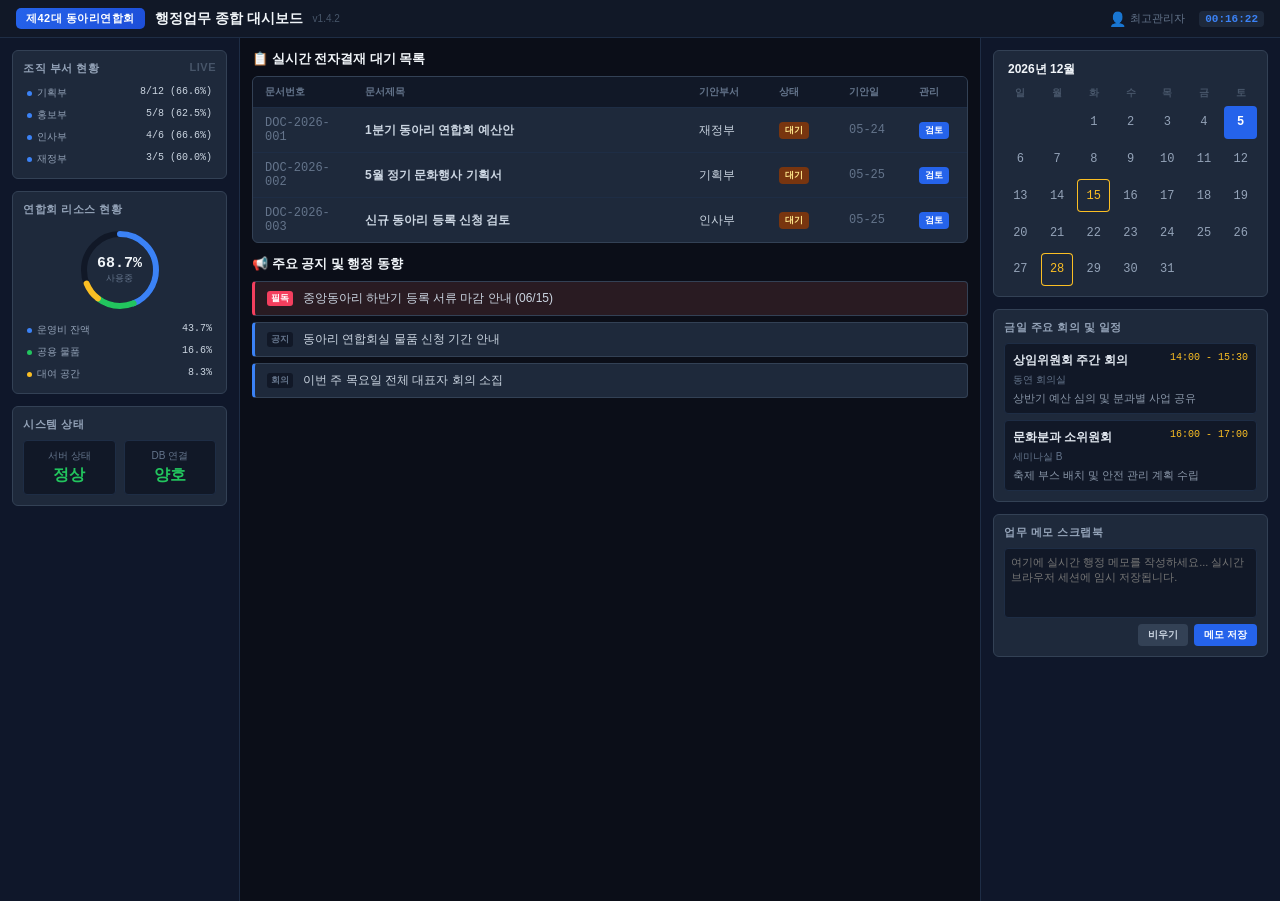
<file: index.html>
<!DOCTYPE html>
<html lang="ko">
<head>
  <meta charset="UTF-8">
  <meta name="viewport" content="width=device-width, initial-scale=1.0">
  <title>행정업무 종합 대시보드</title>
  <link rel="stylesheet" href="style.css">
</head>
<body>

  <div class="topbar">
    <div class="tl">
      <span class="org">제42대 동아리연합회</span>
      <span class="tt">행정업무 종합 대시보드</span>
      <span class="ts">v1.4.2</span>
    </div>
    <div class="tr2">
      <span><span class="ticon">👤</span> 최고관리자</span>
      <span id="clock">00:00:00</span>
    </div>
  </div>

  <div class="main">
    
    <div class="lside">
      <div class="card">
        <div class="card-t">조직 부서 현황 <span>LIVE</span></div>
        <div id="dept-list" class="l-list">
          </div>
      </div>

      <div class="card">
        <div class="card-t">연합회 리소스 현황</div>
        <div class="donut-c">
          <svg width="90" height="90">
            <circle class="donut-bg" cx="45" cy="45" r="36"/>
            <circle id="dc1" class="donut-seg" cx="45" cy="45" r="36" stroke="#3b82f6"/>
            <circle id="dc2" class="donut-seg" cx="45" cy="45" r="36" stroke="#22c55e"/>
            <circle id="dc3" class="donut-seg" cx="45" cy="45" r="36" stroke="#fbbf24"/>
          </svg>
          <div class="donut-txt">
            <div class="dt-num">68.7%</div>
            <div class="dt-lbl">사용중</div>
          </div>
        </div>
        <div class="l-list">
          <div class="l-item"><span class="l-n"><i class="dot" style="background:#3b82f6"></i>운영비 잔액</span><span class="l-v">43.7%</span></div>
          <div class="l-item"><span class="l-n"><i class="dot" style="background:#22c55e"></i>공용 물품</span><span class="l-v">16.6%</span></div>
          <div class="l-item"><span class="l-n"><i class="dot" style="background:#fbbf24"></i>대여 공간</span><span class="l-v">8.3%</span></div>
        </div>
      </div>

      <div class="card">
        <div class="card-t">시스템 상태</div>
        <div class="stat-g">
          <div class="st-box"><div class="st-lbl">서버 상태</div><div class="st-val green">정상</div></div>
          <div class="st-box"><div class="st-lbl">DB 연결</div><div class="st-val green">양호</div></div>
        </div>
      </div>
    </div>

    <div class="cside">
      <div>
        <div class="section-t">📋 실시간 전자결재 대기 목록</div>
        <div class="tbl-w">
          <table>
            <thead>
              <tr>
                <th style="width:100px;">문서번호</th>
                <th>문서제목</th>
                <th style="width:80px;">기안부서</th>
                <th style="width:70px;">상태</th>
                <th style="width:70px;">기안일</th>
                <th style="width:60px;">관리</th>
              </tr>
            </thead>
            <tbody id="doc-tbody">
              </tbody>
          </table>
        </div>

        <div id="doc-prev" class="doc-preview-box">
          <div id="doc-prev-t" class="dp-h"></div>
          <div id="doc-prev-body" class="dp-b"></div>
          <div id="doc-action-btns" class="memo-b" style="display:none;">
            <button class="btn sec" onclick="closeDoc()">닫기</button>
            <button class="btn primary" style="background:#f43f5e;" onclick="closeDoc()">반려</button>
            <button class="btn primary" style="background:#22c55e;" onclick="closeDoc()">최종 승인</button>
          </div>
        </div>
      </div>

      <div>
        <div class="section-t">📢 주요 공지 및 행정 동향</div>
        <div id="notice-container" class="notice-g">
          </div>
      </div>
    </div>

    <div class="rside">
      <div class="card">
        <div class="cal-w">
          <div id="cal-yr-mo" class="cal-h">2026년 5월</div>
          <div id="cal-grid" class="cal-grid"></div>
        </div>
      </div>

      <div class="card">
        <div class="card-t">금일 주요 회의 및 일정</div>
        <div id="meeting-container" class="meet-g">
          </div>
      </div>

      <div class="card">
        <div class="card-t">업무 메모 스크랩북</div>
        <div class="memo-w">
          <textarea id="memo-area" placeholder="여기에 실시간 행정 메모를 작성하세요... 실시간 브라우저 세션에 임시 저장됩니다."></textarea>
          <div class="memo-b">
            <span id="memo-saved" class="toast">저장되었습니다</span>
            <button class="btn sec" onclick="clearMemo()">비우기</button>
            <button class="btn primary" onclick="saveMemo()">메모 저장</button>
          </div>
        </div>
      </div>
    </div>

  </div>

  <script src="dashboard.js"></script>
</body>
</html>
</file>
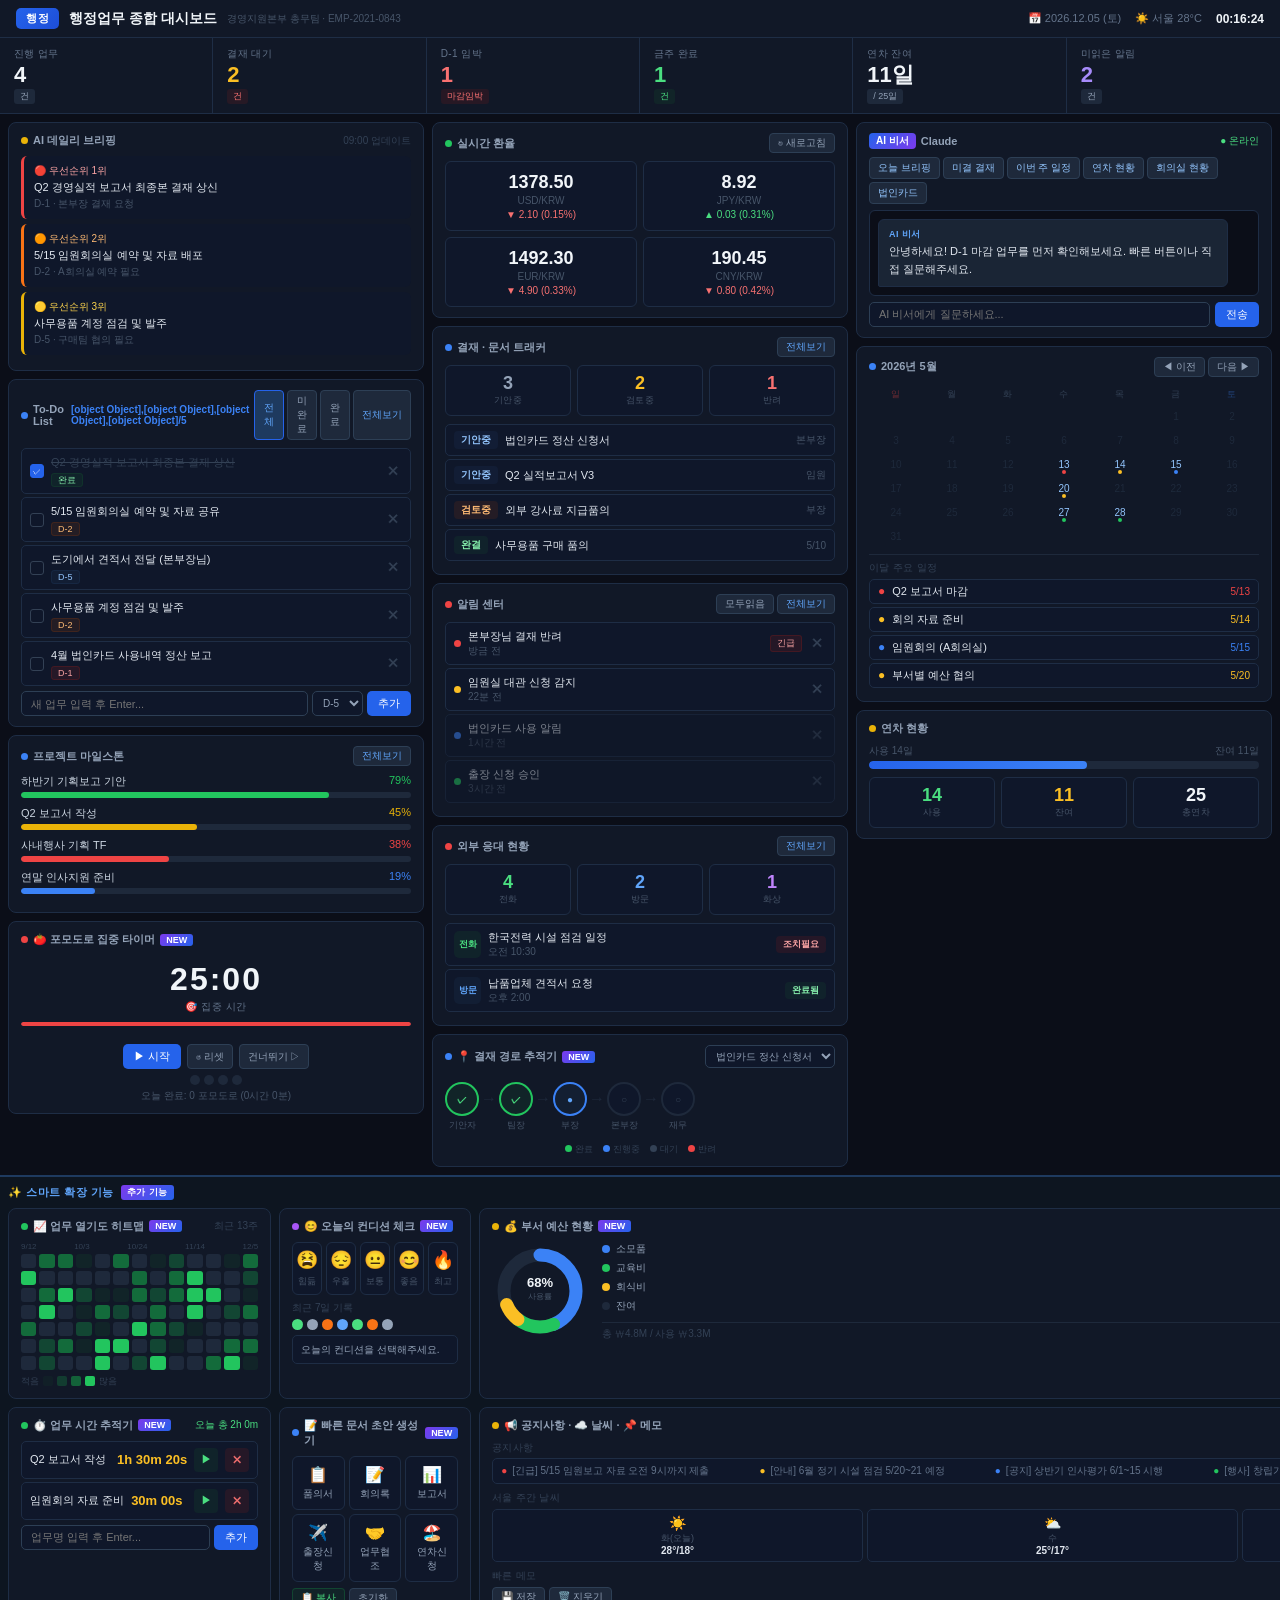
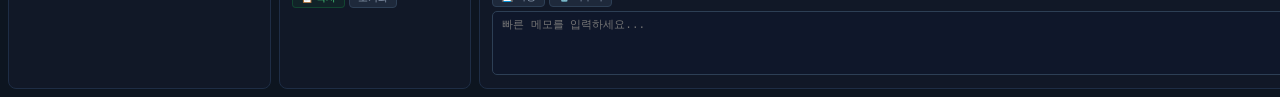
<file: 업무 대시보드_정세연.html>
<!DOCTYPE html>
<html lang="ko">
<head>
<meta charset="UTF-8">
<meta name="viewport" content="width=device-width, initial-scale=1.0">
<title>행정업무 종합 대시보드</title>
<style>
*{box-sizing:border-box;margin:0;padding:0}
body{background:#0b0e18;color:#e2e8f0;font-size:12px;font-family:'Segoe UI',sans-serif;overflow-x:hidden}

/* ── TOPBAR ── */
.topbar{background:#111827;border-bottom:1px solid #1e2d45;padding:8px 16px;display:flex;align-items:center;position:sticky;top:0;z-index:100}
.tl{display:flex;align-items:center;gap:10px;flex:1}
.org{background:linear-gradient(135deg,#2563eb,#1d4ed8);color:#fff;border-radius:5px;padding:3px 10px;font-size:11px;font-weight:700;letter-spacing:.5px}
.tt{color:#f1f5f9;font-size:14px;font-weight:700}
.ts{color:#475569;font-size:10px}
.tr2{display:flex;align-items:center;gap:14px;color:#64748b;font-size:11px}

/* ── KPI BAR ── */
.kbar{display:grid;grid-template-columns:repeat(6,1fr);background:#111827;border-bottom:1px solid #1e2d45}
.ki{padding:9px 14px;border-right:1px solid #1e2d45;transition:background .2s;cursor:default}
.ki:last-child{border-right:none}
.ki:hover{background:#1a2535}
.kl{color:#64748b;font-size:10px;margin-bottom:3px;text-transform:uppercase;letter-spacing:.4px}
.kv{font-size:22px;font-weight:800;color:#f1f5f9;line-height:1}
.kb{display:inline-block;font-size:9px;border-radius:3px;padding:1px 6px;margin-top:3px}
.up{background:#14532d33;color:#4ade80}.dn{background:#7f1d1d33;color:#f87171}.nt{background:#1e293b;color:#94a3b8}

/* ── MAIN GRID ── */
.mg{display:grid;grid-template-columns:1fr 1fr 1fr;gap:8px;padding:8px}
.col{display:flex;flex-direction:column;gap:8px}
.card{background:#111827;border:1px solid #1e2d45;border-radius:8px;padding:10px 12px;transition:border-color .2s}
.card:hover{border-color:#2d4a6e}
.ch{display:flex;align-items:center;justify-content:space-between;margin-bottom:8px}
.ct{color:#94a3b8;font-size:11px;font-weight:600;display:flex;align-items:center;gap:5px}
.dot{width:7px;height:7px;border-radius:50%;flex-shrink:0}
.dy{background:#eab308}.dbl{background:#3b82f6}.dr{background:#ef4444}.dg{background:#22c55e}.dp{background:#a855f7}.dc{background:#06b6d4}

/* ── BUTTONS ── */
.bs{background:#1e293b;border:1px solid #2d3f55;border-radius:4px;color:#94a3b8;font-size:10px;padding:2px 8px;cursor:pointer;transition:all .15s;white-space:nowrap}
.bs:hover{background:#2d3f55;color:#e2e8f0}
.bsp{background:#2563eb;border:none;border-radius:5px;color:#fff;font-size:11px;padding:5px 11px;cursor:pointer;transition:background .15s}
.bsp:hover{background:#1d4ed8}
.bsd{background:#14532d33;border:1px solid #16a34a44;border-radius:4px;color:#4ade80;font-size:10px;padding:2px 8px;cursor:pointer}
.bsd:hover{background:#14532d55}

/* ── INPUTS ── */
.inp{background:#0f172a;border:1px solid #2d3f55;border-radius:5px;color:#e2e8f0;font-size:11px;padding:5px 9px;outline:none;width:100%;transition:border-color .15s}
.inp:focus{border-color:#3b82f6}
.sel{background:#0f172a;border:1px solid #2d3f55;border-radius:5px;color:#94a3b8;font-size:10px;padding:4px 6px;outline:none}
.sel:focus{border-color:#3b82f6}
textarea.inp{resize:vertical;line-height:1.6}

/* ── TAGS & BADGES ── */
.tag{border-radius:3px;padding:1px 6px;font-size:9px}
.td1{background:#7f1d1d33;color:#fca5a5;border:1px solid #7f1d1d55}
.td2{background:#78350f33;color:#fdba74;border:1px solid #78350f55}
.td5{background:#1e3a5f33;color:#93c5fd;border:1px solid #1e3a5f55}
.tdone{background:#14532d33;color:#86efac;border:1px solid #14532d55}
.tbadge{border-radius:4px;padding:2px 7px;font-size:10px;font-weight:600;flex-shrink:0;white-space:nowrap}
.bac{background:#1e3a5f33;color:#93c5fd}.bpa{background:#78350f33;color:#fdba74}
.bdo{background:#14532d33;color:#86efac}.bre{background:#7f1d1d33;color:#fca5a5}
.new-badge{background:linear-gradient(135deg,#7c3aed,#2563eb);color:#fff;font-size:9px;border-radius:3px;padding:1px 6px;font-weight:700}

/* ── ROW / LIST ITEMS ── */
.row{display:flex;align-items:center;gap:7px;padding:6px 8px;border-radius:5px;margin-bottom:3px;background:#0f172a;border:1px solid #1e2d45;transition:border-color .15s}
.row:hover{border-color:#2d4a6e}
.xb{color:#334155;cursor:pointer;padding:0 2px;font-size:13px;flex-shrink:0;transition:color .15s}
.xb:hover{color:#f87171}

/* ── PROGRESS ── */
.pb{background:#1e293b;border-radius:4px;height:6px;overflow:hidden}
.pf{height:100%;border-radius:4px;transition:width .5s ease}

/* ── GRIDS ── */
.sg{display:grid;grid-template-columns:1fr 1fr;gap:6px}
.sb{background:#0f172a;border-radius:6px;padding:10px;text-align:center;border:1px solid #1e2d45}
.ng3{display:grid;grid-template-columns:repeat(3,1fr);gap:6px;margin-bottom:8px}
.nb{background:#0f172a;border-radius:6px;padding:8px;text-align:center;border:1px solid #1e2d45}
.nbi{font-size:18px;font-weight:800;line-height:1;margin-bottom:2px}
.nbl{color:#475569;font-size:9px;text-transform:uppercase;letter-spacing:.3px}

/* ── AI CHAT ── */
.chat-area{background:#0b0e18;border-radius:6px;padding:8px;max-height:200px;overflow-y:auto;margin-bottom:6px;display:flex;flex-direction:column;gap:5px;border:1px solid #1e2d45}
.msg{padding:7px 10px;border-radius:6px;font-size:11px;line-height:1.6;max-width:94%}
.mu{background:#1e3a5f;color:#bfdbfe;align-self:flex-end;border-radius:6px 6px 2px 6px}
.ma{background:#1a2535;color:#e2e8f0;align-self:flex-start;border:1px solid #1e2d45;border-radius:6px 6px 6px 2px}
.mal{color:#60a5fa;font-size:9px;margin-bottom:2px;font-weight:700;text-transform:uppercase;letter-spacing:.4px}
.ml2{color:#475569;font-size:11px;align-self:flex-start;padding:6px}
.sp2{display:inline-block;width:10px;height:10px;border:2px solid #1e2d45;border-top-color:#3b82f6;border-radius:50%;animation:spn .7s linear infinite}
@keyframes spn{to{transform:rotate(360deg)}}

.qtags{display:flex;flex-wrap:wrap;gap:3px;margin-bottom:6px}
.qt{background:#1e293b;border:1px solid #2d3f55;border-radius:4px;color:#93c5fd;font-size:10px;padding:3px 8px;cursor:pointer;transition:all .15s}
.qt:hover{background:#1e3a5f;border-color:#3b82f6}

/* ── CALENDAR ── */
.cal-grid-wrap{display:grid;grid-template-columns:repeat(7,1fr);gap:2px;text-align:center}
.cdn{color:#334155;font-size:9px;padding:3px;text-transform:uppercase;letter-spacing:.3px}
.cd{color:#94a3b8;font-size:10px;padding:4px 2px;border-radius:4px;cursor:pointer;position:relative;min-height:22px;display:flex;align-items:center;justify-content:center;transition:background .15s}
.cd:hover{background:#1e293b}
.cd.today{background:linear-gradient(135deg,#2563eb,#1d4ed8);color:#fff;font-weight:700}
.cd.has-ev{color:#93c5fd}
.cd.past{color:#1e293b}
.cd.sel{background:#1e3a5f;border:1px solid #2563eb}
.cd.empty{pointer-events:none}
.ev-dot{width:4px;height:4px;border-radius:50%;position:absolute;bottom:2px;left:50%;transform:translateX(-50%)}
.ev-box{background:#0f172a;border:1px solid #1e3a5f;border-radius:6px;padding:8px 10px;margin-top:6px}
.ev-title-lbl{color:#93c5fd;font-size:10px;font-weight:600;margin-bottom:4px}
.ev-item{color:#cbd5e1;font-size:10px;padding:3px 0;display:flex;align-items:center;gap:6px;border-bottom:1px solid #1e293b}
.ev-item:last-child{border-bottom:none}
.divider{border:none;border-top:1px solid #1e293b;margin:6px 0}

/* ── MODAL ── */
.modal-bg{display:none;position:fixed;top:0;left:0;width:100%;height:100%;background:rgba(0,0,0,.8);z-index:9999;align-items:center;justify-content:center;backdrop-filter:blur(4px)}
.modal-bg.open{display:flex}
.modal{background:#111827;border:1px solid #1e2d45;border-radius:10px;padding:20px;width:640px;max-width:96vw;max-height:88vh;display:flex;flex-direction:column;gap:12px;box-shadow:0 25px 60px rgba(0,0,0,.5)}
.modal-hd{display:flex;align-items:center;justify-content:space-between}
.modal-title{color:#f1f5f9;font-size:14px;font-weight:700}
.modal-close{color:#475569;cursor:pointer;font-size:22px;line-height:1;transition:color .15s}
.modal-close:hover{color:#f1f5f9}
.modal-body{overflow-y:auto;flex:1;padding-right:4px}
.fl-item{display:flex;align-items:center;gap:8px;padding:8px 10px;border-radius:6px;margin-bottom:4px;background:#0f172a;border:1px solid #1e2d45;transition:border-color .15s}
.fl-item:hover{border-color:#2d4a6e}
.modal-footer{border-top:1px solid #1e2d45;padding-top:12px}
.mf-title{color:#64748b;font-size:10px;font-weight:700;text-transform:uppercase;letter-spacing:.5px;margin-bottom:6px}
.mf-row{display:flex;gap:5px;flex-wrap:wrap;align-items:center}
.filter-row{display:flex;gap:4px;flex-wrap:wrap;margin-bottom:10px}
.fb{background:#1e293b;border:1px solid #2d3f55;border-radius:4px;color:#94a3b8;font-size:10px;padding:3px 9px;cursor:pointer;transition:all .15s}
.fb:hover,.fb.on{background:#1e3a5f;border-color:#2563eb;color:#60a5fa}
.range-inp{accent-color:#3b82f6;cursor:pointer}

/* ── SPINNER ── */
@keyframes sp3{to{transform:rotate(360deg)}}
.rspin{animation:sp3 .7s linear infinite;display:inline-block}
.ri{cursor:pointer;display:inline-block}

/* ══════════════════════════════════════
   NEW FEATURES
══════════════════════════════════════ */

/* ── 포모도로 ── */
.pomo-wrap{text-align:center;padding:6px 0}
.pomo-time{font-size:32px;font-weight:800;color:#f1f5f9;font-variant-numeric:tabular-nums;letter-spacing:2px}
.pomo-lbl{font-size:10px;color:#64748b;margin-top:2px;text-transform:uppercase;letter-spacing:.5px}
.pomo-prog{height:4px;background:#1e293b;border-radius:2px;margin:8px 0;overflow:hidden}
.pomo-bar{height:100%;border-radius:2px;transition:width .5s,background .3s}
.pomo-btns{display:flex;gap:6px;justify-content:center;margin-top:4px}
.pomo-dots{display:flex;gap:4px;justify-content:center;margin-top:6px}
.pdot{width:10px;height:10px;border-radius:50%;background:#1e293b;transition:background .3s}
.pdot.done{background:#ef4444}
.pomo-stat{text-align:center;font-size:10px;color:#475569;margin-top:4px}

/* ── 업무 타이머 ── */
.timer-item{display:flex;align-items:center;gap:7px;padding:6px 8px;border-radius:5px;margin-bottom:3px;background:#0f172a;border:1px solid #1e2d45}
.tdisplay{font-size:13px;font-weight:700;font-variant-numeric:tabular-nums;min-width:56px}
.trun{color:#4ade80;animation:pulse 1s infinite}
.tpause{color:#fbbf24}
@keyframes pulse{0%,100%{opacity:1}50%{opacity:.55}}
.tbtn{width:24px;height:24px;border-radius:4px;border:none;cursor:pointer;display:flex;align-items:center;justify-content:center;font-size:11px;flex-shrink:0;transition:opacity .15s}
.tbtn:hover{opacity:.8}
.tbtn-g{background:#14532d33;color:#4ade80}.tbtn-y{background:#78350f33;color:#fbbf24}.tbtn-r{background:#7f1d1d33;color:#f87171}

/* ── 컨디션 체크 ── */
.mood-grid{display:grid;grid-template-columns:repeat(5,1fr);gap:4px;margin-bottom:6px}
.mood-btn{background:#0f172a;border:1px solid #1e2d45;border-radius:6px;padding:6px 3px;cursor:pointer;text-align:center;transition:all .2s}
.mood-btn:hover,.mood-btn.sel{border-color:#2563eb;background:#1e3a5f33;transform:scale(1.05)}
.mood-emoji{font-size:18px;display:block;margin-bottom:2px}
.mood-lbl{font-size:9px;color:#475569}
.mood-hist{display:flex;gap:4px;flex-wrap:wrap;margin-top:4px}
.mood-dot{width:11px;height:11px;border-radius:50%;cursor:pointer;border:2px solid transparent;transition:transform .15s}
.mood-dot:hover{transform:scale(1.3)}
.mood-advice{background:#0f172a;border-radius:5px;padding:6px 8px;margin-top:5px;font-size:10px;color:#94a3b8;line-height:1.5;border:1px solid #1e2d45}

/* ── 히트맵 ── */
.hm-labels{display:grid;grid-template-columns:repeat(13,1fr);gap:3px;margin-bottom:3px}
.hm-lbl{font-size:8px;color:#334155;text-align:center}
.hm-grid{display:grid;grid-template-columns:repeat(13,1fr);gap:3px}
.hm-cell{height:14px;border-radius:3px;cursor:pointer;transition:transform .1s,filter .1s}
.hm-cell:hover{transform:scale(1.4);filter:brightness(1.4);z-index:10;position:relative}

/* ── 도넛 ── */
.donut-wrap{display:flex;align-items:center;gap:14px}
.donut-legend{display:flex;flex-direction:column;gap:5px;flex:1}
.dl-row{display:flex;align-items:center;gap:6px;font-size:10px}
.dl-dot{width:8px;height:8px;border-radius:50%;flex-shrink:0}

/* ── 결재 경로 ── */
.ap-path{display:flex;align-items:flex-start;overflow-x:auto;padding:6px 0;gap:0;scrollbar-width:none}
.ap-path::-webkit-scrollbar{display:none}
.ap-step{display:flex;flex-direction:column;align-items:center;gap:4px;flex-shrink:0}
.ap-node{width:34px;height:34px;border-radius:50%;display:flex;align-items:center;justify-content:center;font-size:10px;font-weight:700;border:2px solid transparent;transition:all .2s}
.ap-done{background:#14532d33;border-color:#22c55e;color:#4ade80}
.ap-cur{background:#1e3a5f33;border-color:#3b82f6;color:#60a5fa;animation:apblink 1.5s infinite}
@keyframes apblink{0%,100%{border-color:#3b82f6;box-shadow:0 0 0 0 #3b82f622}50%{border-color:#93c5fd;box-shadow:0 0 0 4px #3b82f622}}
.ap-wait{background:#0f172a;border-color:#1e293b;color:#334155}
.ap-rej{background:#7f1d1d33;border-color:#ef4444;color:#f87171}
.ap-name{font-size:9px;color:#475569;text-align:center;max-width:38px;word-break:keep-all;line-height:1.3}
.ap-arr{color:#1e293b;font-size:16px;padding:0 2px;margin-top:8px;flex-shrink:0}

/* ── 문서 생성기 ── */
.doc-tmpl-grid{display:grid;grid-template-columns:repeat(3,1fr);gap:4px;margin-bottom:6px}
.doc-tmpl{background:#0f172a;border:1px solid #1e2d45;border-radius:6px;padding:8px;cursor:pointer;text-align:center;transition:all .2s}
.doc-tmpl:hover{border-color:#2563eb;background:#1e3a5f22;transform:translateY(-1px)}
.doc-icon{font-size:16px;margin-bottom:3px}
.doc-name{font-size:10px;color:#94a3b8}
.doc-prev{background:#0b0e18;border:1px solid #1e2d45;border-radius:5px;padding:8px;font-size:10px;color:#94a3b8;line-height:1.8;display:none;max-height:130px;overflow-y:auto;white-space:pre-wrap;font-family:monospace}
.doc-prev.show{display:block}

/* ── 공지 티커 ── */
.ticker-wrap{overflow:hidden;background:#0f172a;border-radius:5px;padding:5px 8px;border:1px solid #1e2d45}
.ticker-inner{display:flex;gap:50px;animation:ticker 20s linear infinite;white-space:nowrap}
.ticker-inner:hover{animation-play-state:paused}
@keyframes ticker{0%{transform:translateX(0)}100%{transform:translateX(-50%)}}
.ticker-item{color:#64748b;font-size:10px;display:flex;align-items:center;gap:5px;flex-shrink:0}

/* ── 날씨 ── */
.wx-row{display:flex;gap:4px}
.wx-item{background:#0f172a;border:1px solid #1e2d45;border-radius:5px;padding:5px 4px;text-align:center;flex:1}
.wx-icon{font-size:14px}
.wx-day{color:#475569;font-size:9px;margin-top:1px}
.wx-temp{color:#e2e8f0;font-size:10px;font-weight:600}

/* ── 메모 ── */
.memo-toolbar{display:flex;gap:4px;margin-bottom:4px;align-items:center}
.memo-saved{color:#4ade80;font-size:10px;opacity:0;transition:opacity .3s}
.memo-saved.show{opacity:1}

/* ── 브리핑 카드 ── */
.brief-card{background:#0f172a;border-radius:6px;padding:8px 10px;margin-bottom:5px;border-left:3px solid;transition:border-color .2s}

/* ── 새 섹션 ── */
.new-section{background:#0d1520;border-top:2px solid #1e3a5f;padding:8px}
.ns-title{color:#60a5fa;font-size:11px;font-weight:700;display:flex;align-items:center;gap:7px;margin-bottom:8px;text-transform:uppercase;letter-spacing:.5px}
.ns-grid{display:grid;grid-template-columns:repeat(3,1fr);gap:8px}
</style>
</head>
<body>

<!-- ══ TOPBAR ══ -->
<div class="topbar">
  <div class="tl">
    <span class="org">행정</span>
    <span class="tt">행정업무 종합 대시보드</span>
    <span class="ts">경영지원본부 총무팀 · EMP-2021-0843</span>
  </div>
  <div class="tr2">
    <span id="today-lbl">📅</span>
    <span>☀️ 서울 28°C</span>
    <span style="color:#f1f5f9;font-weight:700;font-size:12px" id="clock">--:--:--</span>
  </div>
</div>

<!-- ══ KPI BAR ══ -->
<div class="kbar">
  <div class="ki"><div class="kl">진행 업무</div><div class="kv" id="kpi-a">0</div><span class="kb nt">건</span></div>
  <div class="ki"><div class="kl">결재 대기</div><div class="kv" style="color:#fbbf24" id="kpi-w">0</div><span class="kb dn">건</span></div>
  <div class="ki"><div class="kl">D-1 임박</div><div class="kv" style="color:#f87171" id="kpi-u">0</div><span class="kb dn">마감임박</span></div>
  <div class="ki"><div class="kl">금주 완료</div><div class="kv" style="color:#4ade80" id="kpi-d">0</div><span class="kb up">건</span></div>
  <div class="ki"><div class="kl">연차 잔여</div><div class="kv">11일</div><span class="kb nt">/ 25일</span></div>
  <div class="ki"><div class="kl">미읽은 알림</div><div class="kv" style="color:#a78bfa" id="kpi-al">0</div><span class="kb nt">건</span></div>
</div>

<!-- ══ MAIN GRID ══ -->
<div class="mg">

<!-- ═ COL 1 ═ -->
<div class="col">

  <div class="card">
    <div class="ch"><span class="ct"><span class="dot dy"></span>AI 데일리 브리핑</span><span style="color:#334155;font-size:10px">09:00 업데이트</span></div>
    <div class="brief-card" style="border-color:#ef4444">
      <div style="color:#fca5a5;font-size:10px;margin-bottom:2px">🔴 우선순위 1위</div>
      <div style="color:#e2e8f0;font-size:11px">Q2 경영실적 보고서 최종본 결재 상신</div>
      <div style="color:#475569;font-size:10px;margin-top:2px">D-1 · 본부장 결재 요청</div>
    </div>
    <div class="brief-card" style="border-color:#f97316">
      <div style="color:#fdba74;font-size:10px;margin-bottom:2px">🟠 우선순위 2위</div>
      <div style="color:#e2e8f0;font-size:11px">5/15 임원회의실 예약 및 자료 배포</div>
      <div style="color:#475569;font-size:10px;margin-top:2px">D-2 · A회의실 예약 필요</div>
    </div>
    <div class="brief-card" style="border-color:#eab308">
      <div style="color:#fcd34d;font-size:10px;margin-bottom:2px">🟡 우선순위 3위</div>
      <div style="color:#e2e8f0;font-size:11px">사무용품 계정 점검 및 발주</div>
      <div style="color:#475569;font-size:10px;margin-top:2px">D-5 · 구매팀 협의 필요</div>
    </div>
  </div>

  <div class="card">
    <div class="ch">
      <span class="ct"><span class="dot dbl"></span>To-Do List <span style="color:#3b82f6;font-size:10px" id="todo-cnt"></span></span>
      <div style="display:flex;gap:3px">
        <button class="fb on" id="f-all" onclick="filterTodo('all')">전체</button>
        <button class="fb" id="f-ac" onclick="filterTodo('active')">미완료</button>
        <button class="fb" id="f-dn" onclick="filterTodo('done')">완료</button>
        <button class="bs" style="color:#60a5fa" onclick="openModal('m-todo')">전체보기</button>
      </div>
    </div>
    <div id="todo-list"></div>
    <div style="display:flex;gap:4px;margin-top:5px">
      <input class="inp" id="todo-inp" placeholder="새 업무 입력 후 Enter..." style="flex:1" onkeydown="if(event.key==='Enter')addTodo()"/>
      <select class="sel" id="todo-pri"><option value="d1">D-1</option><option value="d2">D-2</option><option value="d5" selected>D-5</option></select>
      <button class="bsp" onclick="addTodo()">추가</button>
    </div>
  </div>

  <div class="card">
    <div class="ch"><span class="ct"><span class="dot dbl"></span>프로젝트 마일스톤</span><button class="bs" style="color:#60a5fa" onclick="openModal('m-ms')">전체보기</button></div>
    <div id="ms-list"></div>
  </div>

  <!-- 🍅 포모도로 -->
  <div class="card">
    <div class="ch"><span class="ct"><span class="dot dr"></span>🍅 포모도로 집중 타이머<span class="new-badge">NEW</span></span></div>
    <div class="pomo-wrap">
      <div class="pomo-time" id="pomo-time">25:00</div>
      <div class="pomo-lbl" id="pomo-lbl">집중 시간</div>
      <div class="pomo-prog"><div class="pomo-bar" id="pomo-bar" style="width:100%;background:#ef4444"></div></div>
    </div>
    <div class="pomo-btns">
      <button class="bsp" id="pomo-btn" onclick="pomoToggle()">▶ 시작</button>
      <button class="bs" onclick="pomoReset()">↺ 리셋</button>
      <button class="bs" onclick="pomoSkip()">건너뛰기 ▷</button>
    </div>
    <div class="pomo-dots" id="pomo-dots"></div>
    <div class="pomo-stat" id="pomo-stat">오늘 완료: 0 포모도로</div>
  </div>

</div>

<!-- ═ COL 2 ═ -->
<div class="col">

  <div class="card">
    <div class="ch"><span class="ct"><span class="dot dg"></span>실시간 환율</span><button class="bs" id="rate-btn" onclick="refreshRates()"><span class="ri" id="rate-ic">↻</span> 새로고침</button></div>
    <div class="sg" id="rate-grid"></div>
  </div>

  <div class="card">
    <div class="ch"><span class="ct"><span class="dot dbl"></span>결재 · 문서 트래커</span><button class="bs" style="color:#60a5fa" onclick="openModal('m-tracker')">전체보기</button></div>
    <div class="ng3">
      <div class="nb"><div class="nbi" style="color:#94a3b8" id="tr-d">0</div><div class="nbl">기안중</div></div>
      <div class="nb"><div class="nbi" style="color:#fbbf24" id="tr-w">0</div><div class="nbl">검토중</div></div>
      <div class="nb"><div class="nbi" style="color:#f87171" id="tr-r">0</div><div class="nbl">반려</div></div>
    </div>
    <div id="tracker-list"></div>
  </div>

  <div class="card">
    <div class="ch"><span class="ct"><span class="dot dr"></span>알림 센터</span>
      <div style="display:flex;gap:3px">
        <button class="bs" onclick="clearAlerts()">모두읽음</button>
        <button class="bs" style="color:#60a5fa" onclick="openModal('m-alert')">전체보기</button>
      </div>
    </div>
    <div id="alert-list"></div>
  </div>

  <div class="card">
    <div class="ch"><span class="ct"><span class="dot dr"></span>외부 응대 현황</span><button class="bs" style="color:#60a5fa" onclick="openModal('m-ext')">전체보기</button></div>
    <div class="ng3">
      <div class="nb"><div class="nbi" style="color:#4ade80">4</div><div class="nbl">전화</div></div>
      <div class="nb"><div class="nbi" style="color:#60a5fa">2</div><div class="nbl">방문</div></div>
      <div class="nb"><div class="nbi" style="color:#c084fc">1</div><div class="nbl">화상</div></div>
    </div>
    <div id="ext-list"></div>
  </div>

  <!-- 📍 결재 경로 -->
  <div class="card">
    <div class="ch"><span class="ct"><span class="dot dbl"></span>📍 결재 경로 추적기<span class="new-badge">NEW</span></span>
      <select class="sel" id="ap-sel" onchange="renderApproval()">
        <option value="0">법인카드 정산 신청서</option>
        <option value="1">Q2 실적보고서 V3</option>
        <option value="2">외부 강사료 지급품의</option>
        <option value="3">사무용품 구매 품의</option>
      </select>
    </div>
    <div class="ap-path" id="ap-path"></div>
    <div style="display:flex;gap:10px;justify-content:center;margin-top:5px;font-size:9px;color:#334155">
      <span><span style="display:inline-block;width:7px;height:7px;border-radius:50%;background:#22c55e;margin-right:3px"></span>완료</span>
      <span><span style="display:inline-block;width:7px;height:7px;border-radius:50%;background:#3b82f6;margin-right:3px"></span>진행중</span>
      <span><span style="display:inline-block;width:7px;height:7px;border-radius:50%;background:#334155;margin-right:3px"></span>대기</span>
      <span><span style="display:inline-block;width:7px;height:7px;border-radius:50%;background:#ef4444;margin-right:3px"></span>반려</span>
    </div>
  </div>

</div>

<!-- ═ COL 3 ═ -->
<div class="col">

  <div class="card">
    <div class="ch"><span class="ct"><span style="background:linear-gradient(135deg,#2563eb,#7c3aed);color:#fff;border-radius:4px;padding:1px 7px;font-size:10px;font-weight:700">AI 비서</span> Claude</span><span style="color:#4ade80;font-size:10px">● 온라인</span></div>
    <div class="qtags">
      <span class="qt" onclick="quickAsk('오늘 주요 업무 브리핑해줘')">오늘 브리핑</span>
      <span class="qt" onclick="quickAsk('미결 결재 현황 알려줘')">미결 결재</span>
      <span class="qt" onclick="quickAsk('이번 주 일정 알려줘')">이번 주 일정</span>
      <span class="qt" onclick="quickAsk('연차 현황 알려줘')">연차 현황</span>
      <span class="qt" onclick="quickAsk('회의실 현황 알려줘')">회의실 현황</span>
      <span class="qt" onclick="quickAsk('법인카드 안내해줘')">법인카드</span>
    </div>
    <div class="chat-area" id="chat-area">
      <div class="msg ma"><div class="mal">AI 비서</div>안녕하세요! D-1 마감 업무를 먼저 확인해보세요. 빠른 버튼이나 직접 질문해주세요.</div>
    </div>
    <div style="display:flex;gap:5px">
      <input class="inp" id="ai-inp" placeholder="AI 비서에게 질문하세요..." style="flex:1" onkeydown="if(event.key==='Enter')sendAI()"/>
      <button class="bsp" onclick="sendAI()">전송</button>
    </div>
  </div>

  <div class="card">
    <div class="ch"><span class="ct"><span class="dot dbl"></span><span id="cal-title">2026년 5월</span></span>
      <div style="display:flex;gap:3px">
        <button class="bs" onclick="changeMonth(-1)">◀ 이전</button>
        <button class="bs" onclick="changeMonth(1)">다음 ▶</button>
      </div>
    </div>
    <div id="cal-grid"></div>
    <div id="cal-ev-box" class="ev-box" style="display:none">
      <div class="ev-title-lbl" id="ev-date-lbl"></div>
      <div id="ev-items"></div>
    </div>
    <div class="divider"></div>
    <div style="color:#334155;font-size:10px;margin-bottom:4px;text-transform:uppercase;letter-spacing:.4px">이달 주요 일정</div>
    <div id="upcoming"></div>
  </div>

  <div class="card">
    <div class="ch"><span class="ct"><span class="dot dy"></span>연차 현황</span></div>
    <div style="display:flex;justify-content:space-between;font-size:10px;color:#475569;margin-bottom:3px"><span>사용 14일</span><span>잔여 11일</span></div>
    <div class="pb" style="height:8px;margin-bottom:8px"><div class="pf" style="width:56%;background:linear-gradient(90deg,#2563eb,#3b82f6);height:8px"></div></div>
    <div style="display:grid;grid-template-columns:repeat(3,1fr);gap:6px">
      <div class="nb"><div class="nbi" style="color:#4ade80">14</div><div class="nbl">사용</div></div>
      <div class="nb"><div class="nbi" style="color:#fbbf24">11</div><div class="nbl">잔여</div></div>
      <div class="nb"><div class="nbi" style="color:#f1f5f9">25</div><div class="nbl">총연차</div></div>
    </div>
  </div>

</div>
</div>

<!-- ══ NEW SECTION ══ -->
<div class="new-section">
  <div class="ns-title">✨ 스마트 확장 기능 <span class="new-badge">추가 기능</span></div>
  <div class="ns-grid">

    <!-- 업무 열기도 히트맵 -->
    <div class="card">
      <div class="ch"><span class="ct"><span class="dot dg"></span>📈 업무 열기도 히트맵<span class="new-badge">NEW</span></span><span style="color:#334155;font-size:10px">최근 13주</span></div>
      <div class="hm-labels" id="hm-labels"></div>
      <div class="hm-grid" id="heatmap"></div>
      <div style="display:flex;align-items:center;gap:4px;margin-top:5px;font-size:9px;color:#334155">
        <span>적음</span>
        <div style="width:10px;height:10px;border-radius:2px;background:#14532d22"></div>
        <div style="width:10px;height:10px;border-radius:2px;background:#16a34a44"></div>
        <div style="width:10px;height:10px;border-radius:2px;background:#16a34a88"></div>
        <div style="width:10px;height:10px;border-radius:2px;background:#22c55e"></div>
        <span>많음</span>
        <span id="hm-tip" style="margin-left:auto;color:#60a5fa;font-size:10px"></span>
      </div>
    </div>

    <!-- 컨디션 체크 -->
    <div class="card">
      <div class="ch"><span class="ct"><span class="dot dp"></span>😊 오늘의 컨디션 체크<span class="new-badge">NEW</span></span><span style="color:#334155;font-size:10px" id="mood-saved-lbl"></span></div>
      <div class="mood-grid" id="mood-grid">
        <div class="mood-btn" onclick="selectMood(0,'😫','힘듦')"><span class="mood-emoji">😫</span><span class="mood-lbl">힘듦</span></div>
        <div class="mood-btn" onclick="selectMood(1,'😔','우울')"><span class="mood-emoji">😔</span><span class="mood-lbl">우울</span></div>
        <div class="mood-btn" onclick="selectMood(2,'😐','보통')"><span class="mood-emoji">😐</span><span class="mood-lbl">보통</span></div>
        <div class="mood-btn" onclick="selectMood(3,'😊','좋음')"><span class="mood-emoji">😊</span><span class="mood-lbl">좋음</span></div>
        <div class="mood-btn" onclick="selectMood(4,'🔥','최고')"><span class="mood-emoji">🔥</span><span class="mood-lbl">최고</span></div>
      </div>
      <div style="color:#334155;font-size:10px;margin-bottom:3px">최근 7일 기록</div>
      <div class="mood-hist" id="mood-hist"></div>
      <div class="mood-advice" id="mood-advice">오늘의 컨디션을 선택해주세요.</div>
    </div>

    <!-- 부서 예산 도넛 -->
    <div class="card">
      <div class="ch"><span class="ct"><span class="dot dy"></span>💰 부서 예산 현황<span class="new-badge">NEW</span></span><span style="color:#334155;font-size:10px">2026년 5월</span></div>
      <div class="donut-wrap">
        <svg width="96" height="96" viewBox="0 0 96 96" style="flex-shrink:0">
          <circle cx="48" cy="48" r="36" fill="none" stroke="#1e293b" stroke-width="13"/>
          <circle id="dc1" cx="48" cy="48" r="36" fill="none" stroke="#3b82f6" stroke-width="13" stroke-dasharray="0 226" stroke-linecap="round" transform="rotate(-90 48 48)" style="transition:stroke-dasharray .8s ease"/>
          <circle id="dc2" cx="48" cy="48" r="36" fill="none" stroke="#22c55e" stroke-width="13" stroke-dasharray="0 226" stroke-linecap="round" transform="rotate(-90 48 48)" style="transition:stroke-dasharray .8s ease .1s"/>
          <circle id="dc3" cx="48" cy="48" r="36" fill="none" stroke="#fbbf24" stroke-width="13" stroke-dasharray="0 226" stroke-linecap="round" transform="rotate(-90 48 48)" style="transition:stroke-dasharray .8s ease .2s"/>
          <text x="48" y="44" text-anchor="middle" fill="#f1f5f9" font-size="13" font-weight="800">68%</text>
          <text x="48" y="56" text-anchor="middle" fill="#475569" font-size="8">사용률</text>
        </svg>
        <div class="donut-legend">
          <div class="dl-row"><span class="dl-dot" style="background:#3b82f6"></span><span style="color:#94a3b8;flex:1">소모품</span><span style="color:#93c5fd">₩2.1M</span></div>
          <div class="dl-row"><span class="dl-dot" style="background:#22c55e"></span><span style="color:#94a3b8;flex:1">교육비</span><span style="color:#4ade80">₩0.8M</span></div>
          <div class="dl-row"><span class="dl-dot" style="background:#fbbf24"></span><span style="color:#94a3b8;flex:1">회식비</span><span style="color:#fbbf24">₩0.4M</span></div>
          <div class="dl-row"><span class="dl-dot" style="background:#1e293b"></span><span style="color:#94a3b8;flex:1">잔여</span><span style="color:#334155">₩1.5M</span></div>
          <div style="border-top:1px solid #1e293b;margin-top:4px;padding-top:4px;font-size:10px;color:#334155">총 ₩4.8M / 사용 ₩3.3M</div>
        </div>
      </div>
    </div>

    <!-- 업무 시간 추적기 -->
    <div class="card">
      <div class="ch"><span class="ct"><span class="dot dg"></span>⏱️ 업무 시간 추적기<span class="new-badge">NEW</span></span><span style="color:#4ade80;font-size:10px" id="total-time">오늘 총 0h 0m</span></div>
      <div id="timer-list"></div>
      <div style="display:flex;gap:4px;margin-top:5px">
        <input class="inp" id="timer-inp" placeholder="업무명 입력 후 Enter..." style="flex:1" onkeydown="if(event.key==='Enter')addTimer()"/>
        <button class="bsp" onclick="addTimer()">추가</button>
      </div>
    </div>

    <!-- 빠른 문서 생성기 -->
    <div class="card">
      <div class="ch"><span class="ct"><span class="dot dbl"></span>📝 빠른 문서 초안 생성기<span class="new-badge">NEW</span></span></div>
      <div class="doc-tmpl-grid">
        <div class="doc-tmpl" onclick="loadTemplate('품의서')"><div class="doc-icon">📋</div><div class="doc-name">품의서</div></div>
        <div class="doc-tmpl" onclick="loadTemplate('회의록')"><div class="doc-icon">📝</div><div class="doc-name">회의록</div></div>
        <div class="doc-tmpl" onclick="loadTemplate('보고서')"><div class="doc-icon">📊</div><div class="doc-name">보고서</div></div>
        <div class="doc-tmpl" onclick="loadTemplate('출장신청')"><div class="doc-icon">✈️</div><div class="doc-name">출장신청</div></div>
        <div class="doc-tmpl" onclick="loadTemplate('업무협조')"><div class="doc-icon">🤝</div><div class="doc-name">업무협조</div></div>
        <div class="doc-tmpl" onclick="loadTemplate('연차신청')"><div class="doc-icon">🏖️</div><div class="doc-name">연차신청</div></div>
      </div>
      <div class="doc-prev" id="doc-prev"></div>
      <div id="doc-action-btns" style="display:none;display:flex;gap:4px;margin-top:4px">
        <button class="bsd" id="doc-copy-btn" onclick="copyDoc()">📋 복사</button>
        <button class="bs" onclick="clearDoc()">초기화</button>
      </div>
    </div>

    <!-- 공지 + 날씨 + 메모 -->
    <div class="card">
      <div class="ch"><span class="ct"><span class="dot dy"></span>📢 공지사항 · ☁️ 날씨 · 📌 메모</span></div>
      <div style="color:#334155;font-size:10px;margin-bottom:3px;text-transform:uppercase;letter-spacing:.3px">공지사항</div>
      <div class="ticker-wrap" style="margin-bottom:7px">
        <div class="ticker-inner">
          <span class="ticker-item"><span style="color:#ef4444">●</span> [긴급] 5/15 임원보고 자료 오전 9시까지 제출</span>
          <span class="ticker-item"><span style="color:#fbbf24">●</span> [안내] 6월 정기 시설 점검 5/20~21 예정</span>
          <span class="ticker-item"><span style="color:#3b82f6">●</span> [공지] 상반기 인사평가 6/1~15 시행</span>
          <span class="ticker-item"><span style="color:#22c55e">●</span> [행사] 창립기념일 6/3 (수) 오후 3시</span>
          <span class="ticker-item"><span style="color:#a855f7">●</span> [복지] 여름 휴가비 6/25 지급 예정</span>
          <span class="ticker-item"><span style="color:#ef4444">●</span> [긴급] 5/15 임원보고 자료 오전 9시까지 제출</span>
          <span class="ticker-item"><span style="color:#fbbf24">●</span> [안내] 6월 정기 시설 점검 5/20~21 예정</span>
          <span class="ticker-item"><span style="color:#3b82f6">●</span> [공지] 상반기 인사평가 6/1~15 시행</span>
          <span class="ticker-item"><span style="color:#22c55e">●</span> [행사] 창립기념일 6/3 (수) 오후 3시</span>
          <span class="ticker-item"><span style="color:#a855f7">●</span> [복지] 여름 휴가비 6/25 지급 예정</span>
        </div>
      </div>
      <div style="color:#334155;font-size:10px;margin-bottom:4px;text-transform:uppercase;letter-spacing:.3px">서울 주간 날씨</div>
      <div class="wx-row" style="margin-bottom:7px">
        <div class="wx-item"><div class="wx-icon">☀️</div><div class="wx-day">화(오늘)</div><div class="wx-temp">28°/18°</div></div>
        <div class="wx-item"><div class="wx-icon">⛅</div><div class="wx-day">수</div><div class="wx-temp">25°/17°</div></div>
        <div class="wx-item"><div class="wx-icon">🌧️</div><div class="wx-day">목</div><div class="wx-temp">21°/15°</div></div>
        <div class="wx-item"><div class="wx-icon">🌧️</div><div class="wx-day">금</div><div class="wx-temp">19°/14°</div></div>
        <div class="wx-item"><div class="wx-icon">⛅</div><div class="wx-day">토</div><div class="wx-temp">23°/15°</div></div>
        <div class="wx-item"><div class="wx-icon">☀️</div><div class="wx-day">일</div><div class="wx-temp">27°/16°</div></div>
      </div>
      <div style="color:#334155;font-size:10px;margin-bottom:4px;text-transform:uppercase;letter-spacing:.3px">빠른 메모</div>
      <div class="memo-toolbar">
        <button class="bs" onclick="saveMemo()">💾 저장</button>
        <button class="bs" onclick="clearMemo()">🗑️ 지우기</button>
        <span class="memo-saved" id="memo-saved">✓ 저장됨</span>
      </div>
      <textarea class="inp" id="memo-area" rows="3" placeholder="빠른 메모를 입력하세요..."></textarea>
    </div>

  </div>
</div>

<!-- ══ MODALS ══ -->
<div class="modal-bg" id="m-todo" onclick="if(event.target===this)closeModal('m-todo')">
<div class="modal">
  <div class="modal-hd"><span class="modal-title">📋 To-Do 전체 목록</span><span class="modal-close" onclick="closeModal('m-todo')">✕</span></div>
  <div class="filter-row">
    <button class="fb on" id="mf-all" onclick="setMTF('all')">전체</button>
    <button class="fb" id="mf-ac" onclick="setMTF('active')">미완료</button>
    <button class="fb" id="mf-dn" onclick="setMTF('done')">완료</button>
  </div>
  <div class="modal-body" id="m-todo-list"></div>
  <div class="modal-footer">
    <div class="mf-title">새 업무 추가</div>
    <div class="mf-row">
      <input class="inp" id="m-todo-inp" placeholder="업무명..." style="flex:1" onkeydown="if(event.key==='Enter')addTodoM()"/>
      <select class="sel" id="m-todo-pri"><option value="d1">D-1</option><option value="d2">D-2</option><option value="d5" selected>D-5</option></select>
      <button class="bsp" onclick="addTodoM()">추가</button>
    </div>
  </div>
</div></div>

<div class="modal-bg" id="m-tracker" onclick="if(event.target===this)closeModal('m-tracker')">
<div class="modal">
  <div class="modal-hd"><span class="modal-title">📄 결재 · 문서 트래커 전체</span><span class="modal-close" onclick="closeModal('m-tracker')">✕</span></div>
  <div class="filter-row">
    <button class="fb on" id="tf-all" onclick="setTRF('all')">전체</button>
    <button class="fb" id="tf-bac" onclick="setTRF('bac')">기안중</button>
    <button class="fb" id="tf-bpa" onclick="setTRF('bpa')">검토중</button>
    <button class="fb" id="tf-bdo" onclick="setTRF('bdo')">완결</button>
    <button class="fb" id="tf-bre" onclick="setTRF('bre')">반려</button>
  </div>
  <div class="modal-body" id="m-tracker-list"></div>
  <div class="modal-footer">
    <div class="mf-title">새 문서 등록</div>
    <div class="mf-row">
      <input class="inp" id="tr-inp" placeholder="문서명..." style="flex:1" onkeydown="if(event.key==='Enter')addTracker()"/>
      <select class="sel" id="tr-st"><option value="bac">기안중</option><option value="bpa">검토중</option><option value="bdo">완결</option><option value="bre">반려</option></select>
      <input class="inp" id="tr-who" placeholder="담당자" style="width:75px"/>
      <button class="bsp" onclick="addTracker()">등록</button>
    </div>
  </div>
</div></div>

<div class="modal-bg" id="m-ms" onclick="if(event.target===this)closeModal('m-ms')">
<div class="modal">
  <div class="modal-hd"><span class="modal-title">📊 프로젝트 마일스톤 전체</span><span class="modal-close" onclick="closeModal('m-ms')">✕</span></div>
  <div class="modal-body" id="m-ms-list"></div>
  <div class="modal-footer">
    <div class="mf-title">새 마일스톤 추가</div>
    <div class="mf-row">
      <input class="inp" id="ms-inp" placeholder="프로젝트명..." style="flex:1" onkeydown="if(event.key==='Enter')addMs()"/>
      <input type="number" class="inp" id="ms-pct" placeholder="%" min="0" max="100" style="width:60px"/>
      <button class="bsp" onclick="addMs()">추가</button>
    </div>
  </div>
</div></div>

<div class="modal-bg" id="m-alert" onclick="if(event.target===this)closeModal('m-alert')">
<div class="modal">
  <div class="modal-hd"><span class="modal-title">🔔 알림 전체</span><span class="modal-close" onclick="closeModal('m-alert')">✕</span></div>
  <div class="modal-body" id="m-alert-list"></div>
  <div class="modal-footer"><button class="bs" style="width:100%" onclick="clearAlerts();renderMAlert()">모두 읽음 처리</button></div>
</div></div>

<div class="modal-bg" id="m-ext" onclick="if(event.target===this)closeModal('m-ext')">
<div class="modal">
  <div class="modal-hd"><span class="modal-title">📞 외부 응대 전체</span><span class="modal-close" onclick="closeModal('m-ext')">✕</span></div>
  <div class="modal-body" id="m-ext-list"></div>
  <div class="modal-footer">
    <div class="mf-title">새 응대 등록</div>
    <div class="mf-row">
      <select class="sel" id="ext-type"><option>전화</option><option>방문</option><option>화상</option></select>
      <input class="inp" id="ext-inp" placeholder="내용..." style="flex:1" onkeydown="if(event.key==='Enter')addExt()"/>
      <input class="inp" id="ext-time" placeholder="시간" style="width:72px"/>
      <button class="bsp" onclick="addExt()">등록</button>
    </div>
  </div>
</div></div>

<script>
const S={
  todos:[
    {id:1,text:'Q2 경영실적 보고서 최종본 결재 상신',done:true,pri:'d1'},
    {id:2,text:'5/15 임원회의실 예약 및 자료 공유',done:false,pri:'d2'},
    {id:3,text:'도기에서 견적서 전달 (본부장님)',done:false,pri:'d5'},
    {id:4,text:'사무용품 계정 점검 및 발주',done:false,pri:'d2'},
    {id:5,text:'4월 법인카드 사용내역 정산 보고',done:false,pri:'d1'},
  ],
  nid:6, tf:'all', mtf:'all',
  trackers:[
    {id:1,s:'bac',title:'법인카드 정산 신청서',who:'본부장'},
    {id:2,s:'bac',title:'Q2 실적보고서 V3',who:'임원'},
    {id:3,s:'bpa',title:'외부 강사료 지급품의',who:'부장'},
    {id:4,s:'bdo',title:'사무용품 구매 품의',who:'5/10'},
    {id:5,s:'bre',title:'하반기 리크리에이션 계획서',who:'5/11'},
    {id:6,s:'bdo',title:'4월 복리후생 지급 품의',who:'5/08'},
    {id:7,s:'bpa',title:'신규 거래처 등록 품의',who:'팀장'},
    {id:8,s:'bac',title:'5월 비품 발주 품의',who:'담당자'},
  ],
  ntid:9, trf:'all',
  milestones:[
    {id:1,title:'하반기 기획보고 기안',pct:79,color:'#22c55e'},
    {id:2,title:'Q2 보고서 작성',pct:45,color:'#eab308'},
    {id:3,title:'사내행사 기획 TF',pct:38,color:'#ef4444'},
    {id:4,title:'연말 인사지원 준비',pct:19,color:'#3b82f6'},
  ],
  nmid:5,
  alerts:[
    {id:1,color:'#ef4444',text:'본부장님 결재 반려',time:'방금 전',tag:'긴급',read:false},
    {id:2,color:'#fbbf24',text:'임원실 대관 신청 감지',time:'22분 전',tag:null,read:false},
    {id:3,color:'#3b82f6',text:'법인카드 사용 알림',time:'1시간 전',tag:null,read:true},
    {id:4,color:'#22c55e',text:'출장 신청 승인',time:'3시간 전',tag:null,read:true},
    {id:5,color:'#a855f7',text:'회의실 자동 배정 완료',time:'4시간 전',tag:null,read:true},
  ],
  exts:[
    {id:1,type:'전화',tc:'#4ade80',tb:'#14532d33',title:'한국전력 시설 점검 일정',time:'오전 10:30',status:'조치필요',sc:'bre'},
    {id:2,type:'방문',tc:'#60a5fa',tb:'#1e3a5f33',title:'납품업체 견적서 요청',time:'오후 2:00',status:'완료됨',sc:'bdo'},
    {id:3,type:'화상',tc:'#c084fc',tb:'#4a1d9633',title:'본사 연간 예산 협의',time:'오후 4:00',status:'예정',sc:'bpa'},
  ],
  nextEid:4,
  rates:[
    {pair:'USD/KRW',val:1378.50,ch:-2.10,pct:-0.15},
    {pair:'JPY/KRW',val:8.92,ch:0.03,pct:0.31},
    {pair:'EUR/KRW',val:1492.30,ch:-4.90,pct:-0.33},
    {pair:'CNY/KRW',val:190.45,ch:-0.80,pct:-0.42},
  ],
  calY:2026, calM:4, selDate:null,
  events:{
    '2026-5-13':[{text:'Q2 보고서 마감',color:'#ef4444'},{text:'팀 점심 회식',color:'#22c55e'}],
    '2026-5-14':[{text:'회의 자료 준비',color:'#fbbf24'}],
    '2026-5-15':[{text:'임원회의 (A회의실)',color:'#3b82f6'},{text:'외부 업체 미팅',color:'#a855f7'}],
    '2026-5-20':[{text:'부서별 예산 협의',color:'#fbbf24'}],
    '2026-5-27':[{text:'연차',color:'#22c55e'}],
    '2026-5-28':[{text:'연차',color:'#22c55e'}],
    '2026-6-3':[{text:'상반기 성과 보고',color:'#ef4444'}],
    '2026-6-10':[{text:'법인카드 정산 마감',color:'#fbbf24'}],
    '2026-6-15':[{text:'임원회의',color:'#3b82f6'}],
    '2026-6-25':[{text:'하반기 사업 킥오프',color:'#a855f7'}],
  },
  timers:[
    {id:1,name:'Q2 보고서 작성',secs:5420,running:false,iv:null},
    {id:2,name:'임원회의 자료 준비',secs:1800,running:false,iv:null},
  ],
  ntmid:3,
  moodHist:[
    {emoji:'😊',label:'좋음',color:'#4ade80'},
    {emoji:'😐',label:'보통',color:'#94a3b8'},
    {emoji:'🔥',label:'최고',color:'#f97316'},
    {emoji:'😔',label:'우울',color:'#60a5fa'},
    {emoji:'😊',label:'좋음',color:'#4ade80'},
    {emoji:'🔥',label:'최고',color:'#f97316'},
    {emoji:'😐',label:'보통',color:'#94a3b8'},
  ],
  pomo:{total:25*60,brk:5*60,secs:25*60,run:false,isBrk:false,done:0,iv:null},
  apData:[
    {steps:[{n:'기안자',s:'done'},{n:'팀장',s:'done'},{n:'부장',s:'cur'},{n:'본부장',s:'wait'},{n:'재무',s:'wait'}]},
    {steps:[{n:'기안자',s:'done'},{n:'팀장',s:'cur'},{n:'임원',s:'wait'},{n:'대표이사',s:'wait'}]},
    {steps:[{n:'기안자',s:'done'},{n:'팀장',s:'done'},{n:'부장',s:'rej'}]},
    {steps:[{n:'기안자',s:'done'},{n:'팀장',s:'done'},{n:'부장',s:'done'},{n:'재무팀',s:'done'}]},
  ],
};

const G=id=>document.getElementById(id);
const tLabel=s=>({bac:'기안중',bpa:'검토중',bdo:'완결',bre:'반려'}[s]||s);
const tagC=p=>({d1:'td1',d2:'td2',d5:'td5'}[p]||'td5');
const tagL=p=>({d1:'D-1',d2:'D-2',d5:'D-5'}[p]||p);
const MS_CLR=['#22c55e','#eab308','#ef4444','#3b82f6','#a855f7','#06b6d4','#f97316'];

/* ── MODAL ── */
function openModal(id){
  document.querySelectorAll('.modal-bg').forEach(m=>m.classList.remove('open'));
  G(id).classList.add('open');
  if(id==='m-todo'){S.mtf='all';renderMTodo();}
  if(id==='m-tracker'){S.trf='all';renderMTracker();}
  if(id==='m-ms')renderMMs();
  if(id==='m-alert')renderMAlert();
  if(id==='m-ext')renderMExt();
}
function closeModal(id){G(id).classList.remove('open');}

/* ── KPI ── */
function updateKPI(){
  const ac=S.todos.filter(t=>!t.done).length, dn=S.todos.filter(t=>t.done).length;
  const ur=S.todos.filter(t=>!t.done&&t.pri==='d1').length;
  const wl=S.trackers.filter(t=>t.s==='bpa').length;
  const unr=S.alerts.filter(a=>!a.read).length;
  G('kpi-a').textContent=ac; G('kpi-d').textContent=dn;
  G('kpi-u').textContent=ur; G('kpi-w').textContent=wl; G('kpi-al').textContent=unr;
}

/* ── TODO ── */
function cbHtml(done,id,fn){return `<div style="width:14px;height:14px;border-radius:3px;border:1.5px solid ${done?'#2563eb':'#334155'};background:${done?'#2563eb':'transparent'};display:flex;align-items:center;justify-content:center;cursor:pointer;flex-shrink:0;font-size:8px;color:#fff" onclick="${fn}(${id})">${done?'✓':''}</div>`;}
function todoHtml(t,fn,del){return `<div class="row"><div style="flex:1">${cbHtml(t.done,t.id,fn)}</div><div style="flex:1;display:flex;align-items:center;gap:7px;min-width:0">${cbHtml(t.done,t.id,fn)}<div style="flex:1;min-width:0"><div style="color:${t.done?'#334155':'#e2e8f0'};font-size:11px;text-decoration:${t.done?'line-through':'none'};overflow:hidden;text-overflow:ellipsis;white-space:nowrap">${t.text}</div><div style="margin-top:2px"><span class="tag ${t.done?'tdone':tagC(t.pri)}">${t.done?'완료':tagL(t.pri)}</span></div></div></div><span class="xb" onclick="${del}(${t.id})">✕</span></div>`;}

function renderTodo(){
  let items=S.todos;
  if(S.tf==='active')items=items.filter(t=>!t.done);
  if(S.tf==='done')items=items.filter(t=>t.done);
  G('todo-cnt').textContent=S.todos.filter(t=>!t.done)+'/'+S.todos.length;
  G('todo-list').innerHTML=items.map(t=>`<div class="row">
    ${cbHtml(t.done,t.id,'toggleTodo')}
    <div style="flex:1;min-width:0">
      <div style="color:${t.done?'#334155':'#e2e8f0'};font-size:11px;text-decoration:${t.done?'line-through':'none'}">${t.text}</div>
      <div style="margin-top:2px"><span class="tag ${t.done?'tdone':tagC(t.pri)}">${t.done?'완료':tagL(t.pri)}</span></div>
    </div>
    <span class="xb" onclick="deleteTodo(${t.id})">✕</span></div>`).join('');
  updateKPI();
}
function renderMTodo(){
  let items=S.todos;
  if(S.mtf==='active')items=items.filter(t=>!t.done);
  if(S.mtf==='done')items=items.filter(t=>t.done);
  G('m-todo-list').innerHTML=items.map(t=>`<div class="fl-item">
    ${cbHtml(t.done,t.id,'toggleTodoM')}
    <span style="flex:1;color:${t.done?'#334155':'#e2e8f0'};font-size:11px;text-decoration:${t.done?'line-through':'none'}">${t.text}</span>
    <span class="tag ${t.done?'tdone':tagC(t.pri)}">${t.done?'완료':tagL(t.pri)}</span>
    <span class="xb" onclick="deleteTodoM(${t.id})">✕</span></div>`).join('')||'<div style="color:#334155;font-size:11px;padding:10px;text-align:center">항목이 없습니다.</div>';
  ['mf-all','mf-ac','mf-dn'].forEach(id=>G(id).classList.remove('on'));
  G({all:'mf-all',active:'mf-ac',done:'mf-dn'}[S.mtf]).classList.add('on');
}
function toggleTodo(id){const t=S.todos.find(x=>x.id===id);if(t){t.done=!t.done;renderTodo();}}
function toggleTodoM(id){toggleTodo(id);renderMTodo();}
function deleteTodo(id){S.todos=S.todos.filter(t=>t.id!==id);renderTodo();}
function deleteTodoM(id){deleteTodo(id);renderMTodo();}
function addTodo(){const v=G('todo-inp').value.trim();if(!v)return;S.todos.unshift({id:S.nid++,text:v,done:false,pri:G('todo-pri').value});G('todo-inp').value='';renderTodo();}
function addTodoM(){const v=G('m-todo-inp').value.trim();if(!v)return;S.todos.unshift({id:S.nid++,text:v,done:false,pri:G('m-todo-pri').value});G('m-todo-inp').value='';renderTodo();renderMTodo();}
function filterTodo(f){S.tf=f;['f-all','f-ac','f-dn'].forEach(id=>G(id).classList.remove('on'));G({all:'f-all',active:'f-ac',done:'f-dn'}[f]).classList.add('on');renderTodo();}
function setMTF(f){S.mtf=f;renderMTodo();}

/* ── TRACKER ── */
function renderTracker(){
  G('tr-d').textContent=S.trackers.filter(t=>t.s==='bac').length;
  G('tr-w').textContent=S.trackers.filter(t=>t.s==='bpa').length;
  G('tr-r').textContent=S.trackers.filter(t=>t.s==='bre').length;
  G('tracker-list').innerHTML=S.trackers.slice(0,4).map(t=>`<div class="row"><span class="tbadge ${t.s}">${tLabel(t.s)}</span><span style="flex:1;color:#e2e8f0;font-size:11px;overflow:hidden;text-overflow:ellipsis;white-space:nowrap">${t.title}</span><span style="color:#475569;font-size:10px;flex-shrink:0">${t.who}</span></div>`).join('');
  updateKPI();
}
function renderMTracker(){
  let items=S.trackers;if(S.trf!=='all')items=items.filter(t=>t.s===S.trf);
  G('m-tracker-list').innerHTML=items.map(t=>`<div class="fl-item"><span class="tbadge ${t.s}">${tLabel(t.s)}</span><span style="flex:1;color:#e2e8f0;font-size:11px">${t.title}</span><span style="color:#475569;font-size:10px;margin-right:6px">${t.who}</span><span class="xb" onclick="deleteTrackerM(${t.id})">✕</span></div>`).join('')||'<div style="color:#334155;font-size:11px;padding:10px;text-align:center">항목이 없습니다.</div>';
  ['tf-all','tf-bac','tf-bpa','tf-bdo','tf-bre'].forEach(id=>G(id).classList.remove('on'));
  const m={all:'tf-all',bac:'tf-bac',bpa:'tf-bpa',bdo:'tf-bdo',bre:'tf-bre'};if(G(m[S.trf]))G(m[S.trf]).classList.add('on');
}
function setTRF(f){S.trf=f;renderMTracker();}
function deleteTrackerM(id){S.trackers=S.trackers.filter(t=>t.id!==id);renderTracker();renderMTracker();}
function addTracker(){const v=G('tr-inp').value.trim();if(!v)return;S.trackers.unshift({id:S.ntid++,s:G('tr-st').value,title:v,who:G('tr-who').value.trim()||'담당자'});G('tr-inp').value='';G('tr-who').value='';renderTracker();renderMTracker();}

/* ── MILESTONE ── */
function renderMs(){G('ms-list').innerHTML=S.milestones.slice(0,4).map(m=>`<div style="margin-bottom:8px"><div style="display:flex;justify-content:space-between;color:#cbd5e1;font-size:11px;margin-bottom:3px"><span>${m.title}</span><span style="color:${m.color}">${m.pct}%</span></div><div class="pb"><div class="pf" style="width:${m.pct}%;background:${m.color}"></div></div></div>`).join('');}
function renderMMs(){G('m-ms-list').innerHTML=S.milestones.map(m=>`<div class="fl-item" style="flex-direction:column;align-items:stretch;gap:5px"><div style="display:flex;align-items:center;gap:8px"><span style="flex:1;color:#e2e8f0;font-size:11px">${m.title}</span><span style="color:${m.color};font-size:11px;min-width:32px;text-align:right" id="mpl-${m.id}">${m.pct}%</span><input type="range" min="0" max="100" value="${m.pct}" class="range-inp" style="width:90px" oninput="updateMs(${m.id},this.value)"/><span class="xb" onclick="deleteMs(${m.id})">✕</span></div><div class="pb"><div class="pf" id="mpb-${m.id}" style="width:${m.pct}%;background:${m.color}"></div></div></div>`).join('');}
function updateMs(id,val){const m=S.milestones.find(x=>x.id===id);if(m){m.pct=+val;const b=G('mpb-'+id),l=G('mpl-'+id);if(b)b.style.width=val+'%';if(l)l.textContent=val+'%';renderMs();}}
function deleteMs(id){S.milestones=S.milestones.filter(m=>m.id!==id);renderMs();renderMMs();}
function addMs(){const v=G('ms-inp').value.trim();if(!v)return;const p=Math.max(0,Math.min(100,parseInt(G('ms-pct').value)||0));S.milestones.push({id:S.nmid++,title:v,pct:p,color:MS_CLR[S.milestones.length%MS_CLR.length]});G('ms-inp').value='';G('ms-pct').value='';renderMs();renderMMs();}

/* ── ALERTS ── */
function renderAlert(){G('alert-list').innerHTML=S.alerts.slice(0,4).map(a=>`<div class="row" style="opacity:${a.read?.5:1}"><div style="width:7px;height:7px;border-radius:50%;background:${a.color};flex-shrink:0"></div><div style="flex:1"><div style="color:#e2e8f0;font-size:11px">${a.text}</div><div style="color:#475569;font-size:10px">${a.time}</div></div>${a.tag?`<span class="tag td1">${a.tag}</span>`:''}<span class="xb" onclick="dismissAlert(${a.id})">✕</span></div>`).join('');updateKPI();}
function renderMAlert(){G('m-alert-list').innerHTML=S.alerts.map(a=>`<div class="fl-item" style="opacity:${a.read?.5:1}"><div style="width:8px;height:8px;border-radius:50%;background:${a.color};flex-shrink:0"></div><div style="flex:1"><div style="color:#e2e8f0;font-size:11px">${a.text}</div><div style="color:#475569;font-size:10px">${a.time}</div></div>${a.tag?`<span class="tag td1">${a.tag}</span>`:''}<span class="xb" onclick="dismissAlertM(${a.id})">✕</span></div>`).join('')||'<div style="color:#334155;font-size:11px;padding:10px;text-align:center">알림이 없습니다.</div>';}
function dismissAlert(id){S.alerts=S.alerts.filter(a=>a.id!==id);renderAlert();}
function dismissAlertM(id){dismissAlert(id);renderMAlert();}
function clearAlerts(){S.alerts.forEach(a=>a.read=true);renderAlert();}

/* ── EXT ── */
function renderExt(){G('ext-list').innerHTML=S.exts.slice(0,2).map(e=>`<div class="row"><div style="width:27px;height:27px;border-radius:5px;background:${e.tb};color:${e.tc};display:flex;align-items:center;justify-content:center;font-size:9px;font-weight:700;flex-shrink:0">${e.type}</div><div style="flex:1;min-width:0"><div style="color:#e2e8f0;font-size:11px;overflow:hidden;text-overflow:ellipsis;white-space:nowrap">${e.title}</div><div style="color:#475569;font-size:10px">${e.time}</div></div><span class="tbadge ${e.sc}" style="font-size:9px">${e.status}</span></div>`).join('');}
function renderMExt(){G('m-ext-list').innerHTML=S.exts.map(e=>`<div class="fl-item"><div style="width:30px;height:30px;border-radius:5px;background:${e.tb};color:${e.tc};display:flex;align-items:center;justify-content:center;font-size:10px;font-weight:700;flex-shrink:0">${e.type}</div><div style="flex:1"><div style="color:#e2e8f0;font-size:11px">${e.title}</div><div style="color:#475569;font-size:10px">${e.time}</div></div><span class="tbadge ${e.sc}">${e.status}</span><span class="xb" onclick="deleteExtM(${e.id})">✕</span></div>`).join('')||'<div style="color:#334155;font-size:11px;padding:10px;text-align:center">항목이 없습니다.</div>';}
function deleteExtM(id){S.exts=S.exts.filter(e=>e.id!==id);renderExt();renderMExt();}
function addExt(){const v=G('ext-inp').value.trim();if(!v)return;const type=G('ext-type').value;const meta={전화:{tc:'#4ade80',tb:'#14532d33'},방문:{tc:'#60a5fa',tb:'#1e3a5f33'},화상:{tc:'#c084fc',tb:'#4a1d9633'}};S.exts.push({id:S.nextEid++,type,...meta[type],title:v,time:G('ext-time').value.trim()||'미정',status:'예정',sc:'bpa'});G('ext-inp').value='';G('ext-time').value='';renderExt();renderMExt();}

/* ── RATES ── */
function renderRates(){G('rate-grid').innerHTML=S.rates.map(r=>`<div class="sb"><div style="font-size:18px;font-weight:800;color:#f1f5f9">${r.val.toFixed(2)}</div><div style="font-size:10px;color:#475569;margin-top:2px">${r.pair}</div><div style="font-size:10px;margin-top:3px;color:${r.ch>0?'#4ade80':'#f87171'}">${r.ch>0?'▲':'▼'} ${Math.abs(r.ch).toFixed(2)} (${Math.abs(r.pct).toFixed(2)}%)</div></div>`).join('');}
function refreshRates(){const ic=G('rate-ic');ic.classList.add('rspin');G('rate-btn').disabled=true;setTimeout(()=>{S.rates=S.rates.map(r=>{const d=(Math.random()-.5)*7;return{...r,val:+(r.val+d).toFixed(2),ch:+d.toFixed(2),pct:+(d/r.val*100).toFixed(2)};});renderRates();ic.classList.remove('rspin');G('rate-btn').disabled=false;},1100);}

/* ── CALENDAR ── */
function renderCal(){
  const y=S.calY,m=S.calM;G('cal-title').textContent=y+'년 '+(m+1)+'월';
  const first=new Date(y,m,1).getDay(),days=new Date(y,m+1,0).getDate(),now=new Date();
  const isNow=now.getFullYear()===y&&now.getMonth()===m,todayD=now.getDate();
  let html='<div class="cal-grid-wrap">';
  ['일','월','화','수','목','금','토'].forEach((n,i)=>html+=`<div class="cdn" style="${i===0?'color:#ef444466':i===6?'color:#3b82f666':''}">${n}</div>`);
  for(let i=0;i<first;i++)html+='<div class="cd empty"></div>';
  for(let d=1;d<=days;d++){
    const key=y+'-'+(m+1)+'-'+d,evs=S.events[key]||[];
    const isToday=isNow&&d===todayD,isPast=new Date(y,m,d)<new Date(now.getFullYear(),now.getMonth(),now.getDate()),isSel=S.selDate===key;
    let cls='cd';if(isToday)cls+=' today';else if(isSel)cls+=' sel';else if(evs.length)cls+=' has-ev';else if(isPast)cls+=' past';
    html+=`<div class="${cls}" onclick="selectDate('${key}',${d})">${d}${evs.length&&!isToday?`<span class="ev-dot" style="background:${evs[0].color}"></span>`:''}</div>`;
  }
  html+='</div>';G('cal-grid').innerHTML=html;renderUpcoming();
}
function selectDate(key,d){
  S.selDate=S.selDate===key?null:key;renderCal();
  const box=G('cal-ev-box');
  if(S.selDate){
    const evs=S.events[key]||[];
    G('ev-date-lbl').textContent=(S.calM+1)+'월 '+d+'일 일정 ('+evs.length+'건)';
    G('ev-items').innerHTML=evs.length?evs.map(e=>`<div class="ev-item"><span style="width:7px;height:7px;border-radius:50%;background:${e.color};flex-shrink:0;display:inline-block"></span>${e.text}</div>`).join(''):'<div class="ev-item" style="color:#334155">등록된 일정이 없습니다.</div>';
    box.style.display='block';
  } else box.style.display='none';
}
function renderUpcoming(){
  const y=S.calY,m=S.calM;
  const items=Object.entries(S.events).filter(([k])=>{const p=k.split('-');return+p[0]===y&&+p[1]===(m+1);}).sort((a,b)=>+a[0].split('-')[2]-+b[0].split('-')[2]).slice(0,4);
  G('upcoming').innerHTML=items.map(([k,evs])=>{const d=k.split('-')[2];return evs.slice(0,1).map(e=>`<div class="row" style="padding:4px 8px"><span style="color:${e.color}">●</span><span style="flex:1;color:#e2e8f0;font-size:11px">${e.text}</span><span style="font-size:10px;color:${e.color}">${(m+1)}/${d}</span></div>`).join('');}).join('')||'<div style="color:#334155;font-size:11px;padding:4px 8px">이달 일정이 없습니다.</div>';
}
function changeMonth(dir){S.calM+=dir;if(S.calM>11){S.calM=0;S.calY++;}if(S.calM<0){S.calM=11;S.calY--;}S.selDate=null;G('cal-ev-box').style.display='none';renderCal();}

/* ── AI ── */
const AI_KB={
  '브리핑|오늘|업무':()=>`오늘 주요 업무:\n① Q2 보고서 결재 상신 (D-1 · 최우선)\n② 임원회의실 예약 및 자료 배포 (D-2)\n③ 사무용품 발주 (D-5)\n\n미완료 항목 ${S.todos.filter(t=>!t.done).length}건 남아있습니다.`,
  '결재|미결':()=>`현재 결재 현황:\n• 기안중: ${S.trackers.filter(t=>t.s==='bac').length}건\n• 검토중: ${S.trackers.filter(t=>t.s==='bpa').length}건\n• 반려: ${S.trackers.filter(t=>t.s==='bre').length}건\n반려 건은 수정 후 재상신이 필요합니다.`,
  '일정|주':'이번 주 주요 일정:\n• 5/13(오늘): Q2 보고서 마감\n• 5/14: 회의 자료 준비\n• 5/15: 임원회의 (A회의실)\n오늘 중 회의 자료 준비 완료를 권장합니다.',
  '연차|휴가':'연차 현황:\n• 총 25일 / 사용 14일 (56%) / 잔여 11일\n예정 연차: 5/27~28 (2일)\n연말 소진 권고 기준: 9월 이전 추가 사용 권장',
  '회의실|예약':'오늘 회의실 현황:\n• 대회의실: 10~12시 사용중\n• A회의실: 9~10시, 13~15시\n• B회의실: 11~13시 외부행사\n• 화상회의실: 10시, 14~15시\n예약은 그룹웨어 또는 총무팀 문의',
  '법인카드|카드':'법인카드 안내:\n① 50만원 초과 시 사전 결재 필요\n② 개인 용도 사용 금지\n③ 영수증 7일 이내 제출\n④ 월말 정산 전 누락 항목 확인 필수',
  '예산':'부서 예산 현황 (5월):\n• 총 예산 ₩4.8M / 사용 ₩3.3M (68%)\n• 소모품 ₩2.1M / 교육비 ₩0.8M / 회식비 ₩0.4M\n• 잔여 ₩1.5M — 월말 정산 전 추가 집행 검토 바람',
  '포모도로|집중':'포모도로 타이머 사용법:\n① ▶ 시작 → 25분 집중\n② 완료 시 자동으로 5분 휴식 전환\n③ 4회 완료 시 장휴식 권장\n집중 타이머를 활성화하면 업무 효율이 높아져요!',
};
function getAI(q){
  const l=q.toLowerCase();
  for(const[ks,ans]of Object.entries(AI_KB)){if(ks.split('|').some(k=>l.includes(k)))return typeof ans==='function'?ans():ans;}
  return ['해당 내용은 그룹웨어 또는 담당 부서에 문의해주세요. 추가 도움이 필요하시면 말씀해주세요.','현재 미완료 업무가 '+S.todos.filter(t=>!t.done).length+'건입니다. 우선순위를 확인해보세요.','알겠습니다. 위 빠른 질문 버튼을 활용하면 주요 정보를 빠르게 조회할 수 있어요.'][Math.floor(Math.random()*3)];
}
function appendMsg(role,text){
  const a=G('chat-area'),div=document.createElement('div');div.className='msg m'+role;
  if(role==='a')div.innerHTML='<div class="mal">AI 비서</div>'+text.replace(/\n/g,'<br>');else div.textContent=text;
  a.appendChild(div);a.scrollTop=a.scrollHeight;
}
function sendAI(){
  const inp=G('ai-inp'),q=inp.value.trim();if(!q)return;inp.value='';appendMsg('u',q);
  const ld=document.createElement('div');ld.className='ml2';ld.innerHTML='<span class="sp2"></span> 분석 중...';
  G('chat-area').appendChild(ld);G('chat-area').scrollTop=G('chat-area').scrollHeight;
  setTimeout(()=>{ld.remove();appendMsg('a',getAI(q));},650+Math.random()*450);
}
function quickAsk(q){G('ai-inp').value=q;sendAI();}

/* ── 포모도로 ── */
function pFmt(s){return String(Math.floor(s/60)).padStart(2,'0')+':'+String(s%60).padStart(2,'0');}
function updatePomoDots(){
  let h='';for(let i=0;i<4;i++)h+=`<span class="pdot${i<S.pomo.done?' done':''}"></span>`;
  G('pomo-dots').innerHTML=h;
  G('pomo-stat').textContent=`오늘 완료: ${S.pomo.done} 포모도로 (${Math.floor(S.pomo.done*25/60)}시간 ${(S.pomo.done*25)%60}분)`;
}
function updatePomoDisp(){
  const total=S.pomo.isBrk?S.pomo.brk:S.pomo.total;
  G('pomo-time').textContent=pFmt(S.pomo.secs);
  G('pomo-lbl').textContent=S.pomo.isBrk?'☕ 휴식 시간':'🎯 집중 시간';
  G('pomo-bar').style.width=(S.pomo.secs/total*100)+'%';
  G('pomo-bar').style.background=S.pomo.isBrk?'#22c55e':'#ef4444';
}
function pomoToggle(){
  if(S.pomo.run){clearInterval(S.pomo.iv);S.pomo.run=false;G('pomo-btn').textContent='▶ 시작';}
  else{S.pomo.run=true;G('pomo-btn').textContent='⏸ 일시정지';
    S.pomo.iv=setInterval(()=>{S.pomo.secs--;updatePomoDisp();
      if(S.pomo.secs<=0){clearInterval(S.pomo.iv);S.pomo.run=false;
        if(!S.pomo.isBrk){S.pomo.done++;updatePomoDots();S.pomo.isBrk=true;S.pomo.secs=S.pomo.brk;}
        else{S.pomo.isBrk=false;S.pomo.secs=S.pomo.total;}
        G('pomo-btn').textContent='▶ 시작';updatePomoDisp();}
    },1000);}
}
function pomoReset(){clearInterval(S.pomo.iv);S.pomo.run=false;S.pomo.isBrk=false;S.pomo.secs=S.pomo.total;G('pomo-btn').textContent='▶ 시작';updatePomoDisp();}
function pomoSkip(){clearInterval(S.pomo.iv);S.pomo.run=false;if(!S.pomo.isBrk){S.pomo.done++;updatePomoDots();S.pomo.isBrk=true;S.pomo.secs=S.pomo.brk;}else{S.pomo.isBrk=false;S.pomo.secs=S.pomo.total;}G('pomo-btn').textContent='▶ 시작';updatePomoDisp();}

/* ── 업무 타이머 ── */
function fmtT(s){const h=Math.floor(s/3600),m=Math.floor((s%3600)/60),sec=s%60;return(h?h+'h ':'')+String(m).padStart(2,'0')+'m '+String(sec).padStart(2,'0')+'s';}
function updateTotal(){const t=S.timers.reduce((a,x)=>a+x.secs,0);G('total-time').textContent='오늘 총 '+Math.floor(t/3600)+'h '+Math.floor((t%3600)/60)+'m';}
function renderTimers(){
  G('timer-list').innerHTML=S.timers.map(t=>`<div class="timer-item">
    <div style="flex:1;color:#e2e8f0;font-size:11px;overflow:hidden;text-overflow:ellipsis;white-space:nowrap">${t.name}</div>
    <div class="tdisplay ${t.running?'trun':'tpause'}" id="td-${t.id}">${fmtT(t.secs)}</div>
    <button class="tbtn ${t.running?'tbtn-y':'tbtn-g'}" onclick="toggleTimer(${t.id})">${t.running?'⏸':'▶'}</button>
    <button class="tbtn tbtn-r" onclick="deleteTimer(${t.id})">✕</button>
  </div>`).join('')||'<div style="color:#334155;font-size:11px;padding:6px 0;text-align:center">추적 중인 업무가 없습니다.</div>';
}
function toggleTimer(id){
  const t=S.timers.find(x=>x.id===id);if(!t)return;
  if(t.running){clearInterval(t.iv);t.running=false;}
  else{t.running=true;t.iv=setInterval(()=>{t.secs++;const el=G('td-'+id);if(el)el.textContent=fmtT(t.secs);updateTotal();},1000);}
  renderTimers();
}
function deleteTimer(id){const t=S.timers.find(x=>x.id===id);if(t&&t.iv)clearInterval(t.iv);S.timers=S.timers.filter(x=>x.id!==id);renderTimers();updateTotal();}
function addTimer(){const v=G('timer-inp').value.trim();if(!v)return;S.timers.push({id:S.ntmid++,name:v,secs:0,running:false,iv:null});G('timer-inp').value='';renderTimers();}

/* ── 컨디션 체크 ── */
const MOOD_ADV=['오늘 많이 힘드시군요. 필수 업무만 남기고 휴식을 취해보세요. 💙','조금 우울한 날이군요. 짧은 산책이나 동료와 대화를 나눠보세요. 🌱','보통의 하루네요. 루틴대로 차근차근 진행하면 됩니다. 👍','컨디션 좋은 날! 어려운 업무를 오늘 처리해보세요. 😊','최고의 컨디션! 중요한 보고서나 창의적 업무에 도전하세요. 🔥'];
const MOOD_CLR=['#60a5fa','#94a3b8','#fbbf24','#4ade80','#f97316'];
function selectMood(idx,emoji,label){
  document.querySelectorAll('.mood-btn').forEach((b,i)=>b.classList.toggle('sel',i===idx));
  G('mood-advice').textContent=MOOD_ADV[idx];G('mood-saved-lbl').textContent='✓ '+label+' 기록됨';
  S.moodHist.push({emoji,label,color:MOOD_CLR[idx]});if(S.moodHist.length>14)S.moodHist.shift();renderMoodHist();
}
function renderMoodHist(){G('mood-hist').innerHTML=S.moodHist.slice(-7).map(m=>`<div class="mood-dot" style="background:${m.color};border-color:${m.color}33" title="${m.label} ${m.emoji}"></div>`).join('');}

/* ── 히트맵 ── */
function renderHeatmap(){
  const CLR=['#1e293b','#14532d33','#16a34a55','#16a34a99','#22c55e'];
  const data=Array.from({length:91},()=>Math.random()<.3?0:Math.floor(Math.random()*5));
  const now=new Date();const labels=[];
  for(let w=12;w>=0;w--){const d=new Date(now);d.setDate(d.getDate()-w*7);labels.push((d.getMonth()+1)+'/'+(d.getDate()));}
  G('hm-labels').innerHTML=labels.map((l,i)=>i%3===0?`<div class="hm-lbl">${l}</div>`:'<div class="hm-lbl"></div>').join('');
  G('heatmap').innerHTML=data.map((v,i)=>`<div class="hm-cell" style="background:${CLR[v]}" title="${v}건" onmouseenter="G('hm-tip').textContent='${v}건 완료'" onmouseleave="G('hm-tip').textContent=''"></div>`).join('');
}

/* ── 결재 경로 ── */
function renderApproval(){
  const data=S.apData[parseInt(G('ap-sel').value)];
  const cls={done:'ap-done',cur:'ap-cur',wait:'ap-wait',rej:'ap-rej'};
  const icon={done:'✓',cur:'●',wait:'○',rej:'✕'};
  let html='';
  data.steps.forEach((step,i)=>{
    html+=`<div class="ap-step"><div class="ap-node ${cls[step.s]}">${icon[step.s]}</div><div class="ap-name">${step.n}</div></div>`;
    if(i<data.steps.length-1)html+=`<div class="ap-arr">→</div>`;
  });
  G('ap-path').innerHTML=html;
}

/* ── 문서 생성기 ── */
const TMPLS={
  '품의서':'[품의서]\n\n■ 품의 제목: \n■ 품의 일자: 2026. 05. 13.\n■ 품의 부서: 경영지원본부 총무팀\n■ 품의 금액: ₩          원\n\n【품의 사유】\n  아래와 같이 품의하오니 승인해 주시기 바랍니다.\n\n【내용】\n  1. \n  2. \n\n담당: ___  팀장: ___  부장: ___  본부장: ___',
  '회의록':'[회의록]\n\n■ 회의명: \n■ 일  시: 2026. 05. 13.  시 ~ 시\n■ 장  소: \n■ 참석자: \n\n【안건】\n  1. \n  2. \n\n【결정사항】\n  1. \n  2. \n\n【후속조치】\n  담당: ___  /  기한: \n\n작성자: ___________',
  '보고서':'[업무 보고서]\n\n■ 보고 일자: 2026. 05. 13.\n■ 보고 부서: 경영지원본부 총무팀\n■ 보고 제목: \n\n【개요】\n  \n\n【현황 및 분석】\n  1. \n  2. \n\n【결론 및 건의사항】\n  \n\n담당: ___  /  팀장: ___',
  '출장신청':'[출장 신청서]\n\n■ 신청자: \n■ 출장지: \n■ 기  간: 2026. 05.    ~    (  박  일)\n■ 목  적: \n\n【상세 일정】\n  \n\n【예상 경비】\n  교통비: ₩     / 숙박비: ₩     / 기타: ₩\n\n담당: ___  /  팀장: ___  /  부장: ___',
  '업무협조':'[업무 협조 요청]\n\n수  신: \n발  신: 경영지원본부 총무팀\n제  목: \n일  자: 2026. 05. 13.\n\n아래와 같이 업무 협조를 요청드립니다.\n\n【협조 내용】\n  1. \n  2. \n\n【요청 기한】: 2026. 05. \n\n담당자: ☎ 내선 ',
  '연차신청':'[연차 신청서]\n\n■ 신청자: \n■ 소  속: 경영지원본부 총무팀\n■ 연차 종류: □ 연차  □ 반차(오전)  □ 반차(오후)\n■ 사용 일자: 2026. 05.    ~    (  일)\n■ 사  유: \n■ 업무 인수인계자: \n\n담당: ___  /  팀장: ___',
};
function loadTemplate(name){
  const p=G('doc-prev');p.textContent=TMPLS[name];p.classList.add('show');
  G('doc-action-btns').style.display='flex';
}
function copyDoc(){
  navigator.clipboard.writeText(G('doc-prev').textContent).then(()=>{const b=G('doc-copy-btn');b.textContent='✓ 복사됨!';setTimeout(()=>b.textContent='📋 복사',1500);}).catch(()=>{});
}
function clearDoc(){G('doc-prev').textContent='';G('doc-prev').classList.remove('show');G('doc-action-btns').style.display='none';}

/* ── 메모 ── */
function saveMemo(){const s=G('memo-saved');s.classList.add('show');setTimeout(()=>s.classList.remove('show'),2000);}
function clearMemo(){G('memo-area').value='';}

/* ── 도넛 ── */
function initDonut(){
  const r=36,circ=2*Math.PI*r;
  const segs=[{pct:.4375,color:'#3b82f6',el:'dc1'},{pct:.1667,color:'#22c55e',el:'dc2'},{pct:.0833,color:'#fbbf24',el:'dc3'}];
  setTimeout(()=>{
    let offset=0;
    segs.forEach(seg=>{
      const len=circ*seg.pct,gap=circ-len;
      const el=G(seg.el);el.style.strokeDasharray=`${len} ${gap}`;el.style.strokeDashoffset=-offset;offset+=len;
    });
  },400);
}

/* ── CLOCK ── */
function tick(){
  const n=new Date(),h=String(n.getHours()).padStart(2,'0'),mi=String(n.getMinutes()).padStart(2,'0'),s=String(n.getSeconds()).padStart(2,'0');
  G('clock').textContent=h+':'+mi+':'+s;
  const days=['일','월','화','수','목','금','토'];
  G('today-lbl').textContent='📅 '+n.getFullYear()+'.'+String(n.getMonth()+1).padStart(2,'0')+'.'+String(n.getDate()).padStart(2,'0')+' ('+days[n.getDay()]+')';
}

/* ── INIT ── */
function init(){
  tick();setInterval(tick,1000);
  renderTodo();filterTodo('all');
  renderTracker();renderMs();renderAlert();renderExt();renderRates();renderCal();
  renderHeatmap();renderMoodHist();renderTimers();updateTotal();
  updatePomoDisp();updatePomoDots();renderApproval();initDonut();
}
init();
</script>
</body>
</html>
</file>
<file: style.css>
* {
  box-sizing: border-box;
  margin: 0;
  padding: 0;
}
body {
  background: #0b0e18;
  color: #e2e8f0;
  font-size: 12px;
  font-family: 'Segoe UI', sans-serif;
  overflow-x: hidden;
}

/* ── TOPBAR ── */
.topbar {
  background: #111827;
  border-bottom: 1px solid #1e2d45;
  padding: 8px 16px;
  display: flex;
  align-items: center;
  position: sticky;
  top: 0;
  z-index: 100;
}
.tl {
  display: flex;
  align-items: center;
  gap: 10px;
  flex: 1;
}
.org {
  background: linear-gradient(135deg, #2563eb, #1d4ed8);
  color: #fff;
  border-radius: 5px;
  padding: 3px 10px;
  font-size: 11px;
  font-weight: 700;
  letter-spacing: .5px;
}
.tt {
  color: #f1f5f9;
  font-size: 14px;
  font-weight: 700;
}
.ts {
  color: #475569;
  font-size: 10px;
}
.tr2 {
  display: flex;
  align-items: center;
  gap: 14px;
  color: #64748b;
  font-size: 11px;
}
.tr2 span {
  display: flex;
  align-items: center;
  gap: 4px;
}
.ticon {
  font-size: 14px;
}
#clock {
  font-family: monospace;
  font-weight: 700;
  color: #3b82f6;
  background: #1e293b;
  padding: 2px 6px;
  border-radius: 4px;
}

/* ── MAIN LAYOUT ── */
.main {
  display: grid;
  grid-template-columns: 240px 1fr 300px;
  height: calc(100vh - 37px);
}

/* ── LEFT PANELS ── */
.lside {
  background: #0f172a;
  border-right: 1px solid #1e2d45;
  padding: 12px;
  display: flex;
  flex-direction: column;
  gap: 12px;
  overflow-y: auto;
}
.card {
  background: #1e293b;
  border: 1px solid #334155;
  border-radius: 6px;
  padding: 10px;
}
.card-t {
  font-size: 11px;
  font-weight: 700;
  color: #94a3b8;
  margin-bottom: 8px;
  text-transform: uppercase;
  letter-spacing: .5px;
  display: flex;
  justify-content: space-between;
}
.card-t span {
  color: #475569;
}
.stat-g {
  display: grid;
  grid-template-columns: 1fr 1fr;
  gap: 8px;
}
.st-box {
  background: #111827;
  border: 1px solid #1e2d45;
  padding: 8px;
  border-radius: 4px;
  text-align: center;
}
.st-lbl {
  color: #64748b;
  font-size: 10px;
  margin-bottom: 2px;
}
.st-val {
  font-size: 16px;
  font-weight: 700;
  font-family: monospace;
}
.st-val.blue { color: #3b82f6 }
.st-val.green { color: #22c55e }
.st-val.amber { color: #fbbf24 }
.st-val.rose { color: #f43f5e }

/* DONUT CHART */
.donut-c {
  position: relative;
  width: 90px;
  height: 90px;
  margin: 0 auto 6px;
}
.donut-c svg {
  transform: rotate(-90deg);
}
.donut-bg {
  fill: none;
  stroke: #111827;
  stroke-width: 6;
}
.donut-seg {
  fill: none;
  stroke-width: 6;
  stroke-linecap: round;
  transition: stroke-dasharray 0.6s ease;
}
.donut-txt {
  position: absolute;
  top: 50%;
  left: 50%;
  transform: translate(-50%,-50%);
  text-align: center;
}
.dt-num {
  font-size: 15px;
  font-weight: 700;
  font-family: monospace;
  color: #f1f5f9;
}
.dt-lbl {
  font-size: 9px;
  color: #64748b;
}
.l-list {
  display: flex;
  flex-direction: column;
  gap: 4px;
}
.l-item {
  display: flex;
  justify-content: space-between;
  font-size: 10px;
  padding: 2px 4px;
  border-radius: 3px;
}
.l-item:hover { background: #111827 }
.l-n { display: flex; align-items: center; gap: 5px; color: #94a3b8 }
.dot { width: 5px; height: 5px; border-radius: 50% }
.l-v { font-family: monospace; color: #cbd5e1 }

/* ── CENTER AREA (WORKSPACE) ── */
.cside {
  padding: 12px;
  overflow-y: auto;
  display: flex;
  flex-direction: column;
  gap: 12px;
}
.section-t {
  font-size: 13px;
  font-weight: 700;
  color: #f1f5f9;
  margin-bottom: 8px;
  display: flex;
  align-items: center;
  gap: 6px;
}
.tbl-w {
  background: #1e293b;
  border: 1px solid #334155;
  border-radius: 6px;
  overflow: hidden;
}
table {
  width: 100%;
  border-collapse: collapse;
  text-align: left;
}
th {
  background: #111827;
  color: #64748b;
  font-size: 10px;
  font-weight: 700;
  text-transform: uppercase;
  padding: 8px 12px;
  border-bottom: 1px solid #1e2d45;
}
td {
  padding: 8px 12px;
  border-bottom: 1px solid #1e2d45;
  color: #cbd5e1;
}
tr:last-child td { border: 0 }
tr:hover td { background: #172237 }
.badge {
  background: #1e293b;
  color: #94a3b8;
  padding: 2px 6px;
  border-radius: 4px;
  font-size: 9px;
  font-weight: 700;
  display: inline-block;
}
.badge.blue { background: #1e3a8a; color: #93c5fd }
.badge.green { background: #064e3b; color: #6ee7b7 }
.badge.amber { background: #78350f; color: #fde68a }
.badge.btn-act { cursor: pointer; background: #2563eb; color: #fff }
.badge.btn-act:hover { background: #1d4ed8 }

/* DOCUMENT PREVIEW MODAL ELEMENT */
.doc-preview-box {
  background: #111827;
  border: 1px solid #1e2d45;
  border-radius: 4px;
  padding: 10px;
  margin-top: 8px;
  display: none;
}
.doc-preview-box.show { display: block }
.dp-h { font-weight: 700; color: #f1f5f9; margin-bottom: 4px }
.dp-b { color: #94a3b8; line-height: 1.4; white-space: pre-wrap; margin-bottom: 8px }

/* NOTICES */
.notice-g { display: flex; flex-direction: column; gap: 6px }
.nt-card {
  background: #1e293b;
  border: 1px solid #334155;
  border-left: 3px solid #3b82f6;
  border-radius: 4px;
  padding: 8px 12px;
  display: flex;
  align-items: center;
  gap: 10px;
}
.nt-card.urgent { border-left-color: #f43f5e; background: #291b22 }
.nt-tag {
  font-size: 9px;
  font-weight: 700;
  padding: 1px 4px;
  border-radius: 3px;
  background: #111827;
  color: #64748b;
}
.nt-card.urgent .nt-tag { background: #f43f5e; color: #fff }
.nt-txt { color: #cbd5e1; flex: 1 }

/* ── RIGHT PANELS ── */
.rside {
  background: #0f172a;
  border-left: 1px solid #1e2d45;
  padding: 12px;
  display: flex;
  flex-direction: column;
  gap: 12px;
  overflow-y: auto;
}

/* CALENDAR mini */
.cal-w { text-align: center }
.cal-h {
  display: flex;
  justify-content: space-between;
  align-items: center;
  font-weight: 700;
  color: #f1f5f9;
  margin-bottom: 8px;
  padding: 0 4px;
}
.cal-grid {
  display: grid;
  grid-template-columns: repeat(7, 1fr);
  gap: 4px;
}
.cal-d {
  font-size: 10px;
  color: #475569;
  font-weight: 700;
  padding-bottom: 2px;
}
.cal-cell {
  aspect-ratio: 1;
  display: flex;
  align-items: center;
  justify-content: center;
  font-family: monospace;
  color: #94a3b8;
  border-radius: 4px;
  cursor: pointer;
}
.cal-cell:hover { background: #111827 }
.cal-cell.today { background: #2563eb; color: #fff; font-weight: 700 }
.cal-cell.has-evt { box-shadow: inset 0 0 0 1px #fbbf24; color: #fbbf24 }

/* MEETINGS */
.meet-g { display: flex; flex-direction: column; gap: 6px }
.mt-item {
  background: #111827;
  border: 1px solid #1e2d45;
  border-radius: 4px;
  padding: 8px;
}
.mt-top { display: flex; justify-content: space-between; margin-bottom: 4px }
.mt-t { font-weight: 700; color: #e2e8f0 }
.mt-time { color: #fbbf24; font-family: monospace; font-size: 10px }
.mt-m { color: #64748b; font-size: 10px; margin-bottom: 4px }
.mt-d { color: #8996a8; font-size: 11px; line-height: 1.3 }

/* MEMO */
.memo-w { display: flex; flex-direction: column; gap: 6px }
textarea {
  width: 100%;
  height: 70px;
  background: #111827;
  border: 1px solid #1e2d45;
  border-radius: 4px;
  padding: 6px;
  color: #e2e8f0;
  font-family: inherit;
  font-size: 11px;
  resize: none;
}
textarea:focus { outline: 1px solid #3b82f6 }
.memo-b { display: flex; gap: 6px; justify-content: flex-end }
.btn {
  border: 0;
  padding: 4px 10px;
  border-radius: 4px;
  font-size: 10px;
  font-weight: 700;
  cursor: pointer;
}
.btn.primary { background: #2563eb; color: #fff }
.btn.primary:hover { background: #1d4ed8 }
.btn.sec { background: #334155; color: #cbd5e1 }
.btn.sec:hover { background: #475569 }
.toast {
  font-size: 10px;
  color: #22c55e;
  opacity: 0;
  transition: opacity 0.3s;
  display: inline-block;
  align-self: center;
  margin-right: auto;
}
.toast.show { opacity: 1 }

/* CUSTOM SCROLL */
::-webkit-scrollbar { width: 4px; height: 4px }
::-webkit-scrollbar-track { background: transparent }
::-webkit-scrollbar-thumb { background: #334155; border-radius: 2px }
::-webkit-scrollbar-thumb:hover { background: #475569 }
</file>
